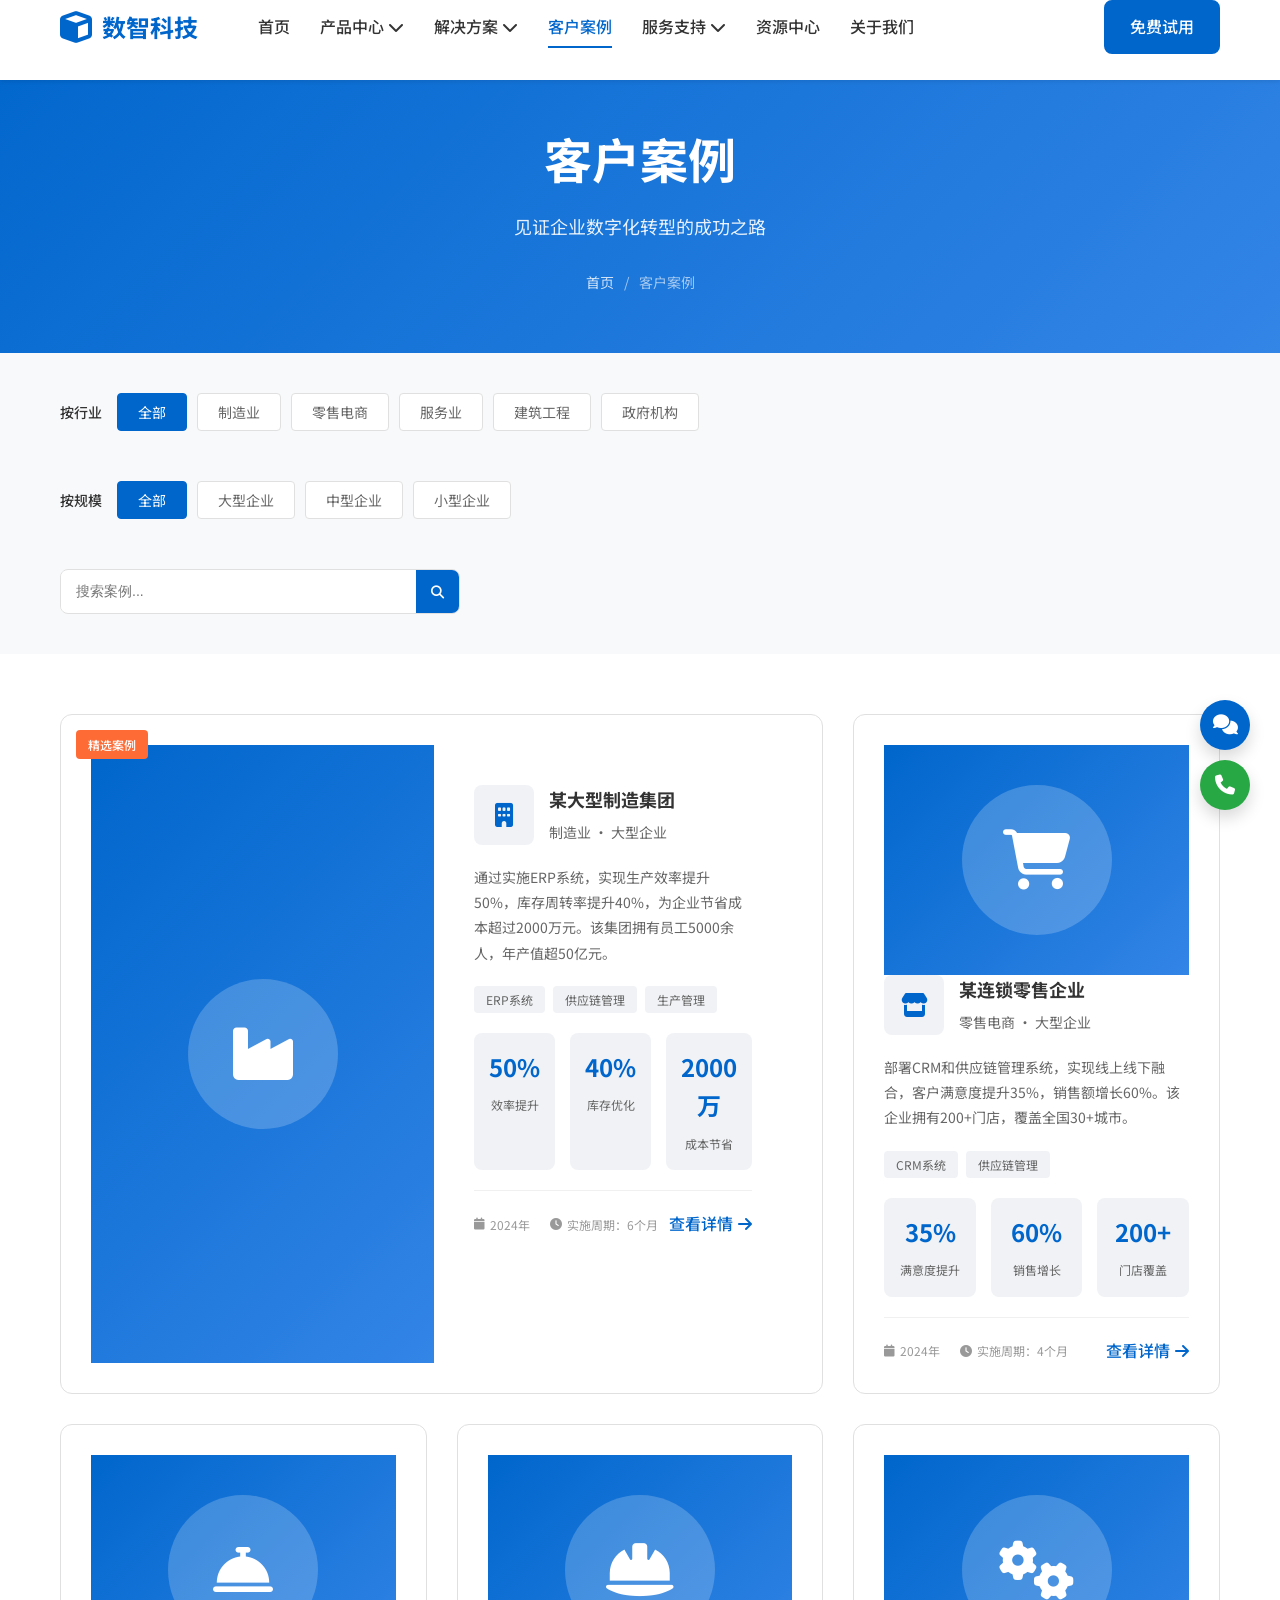
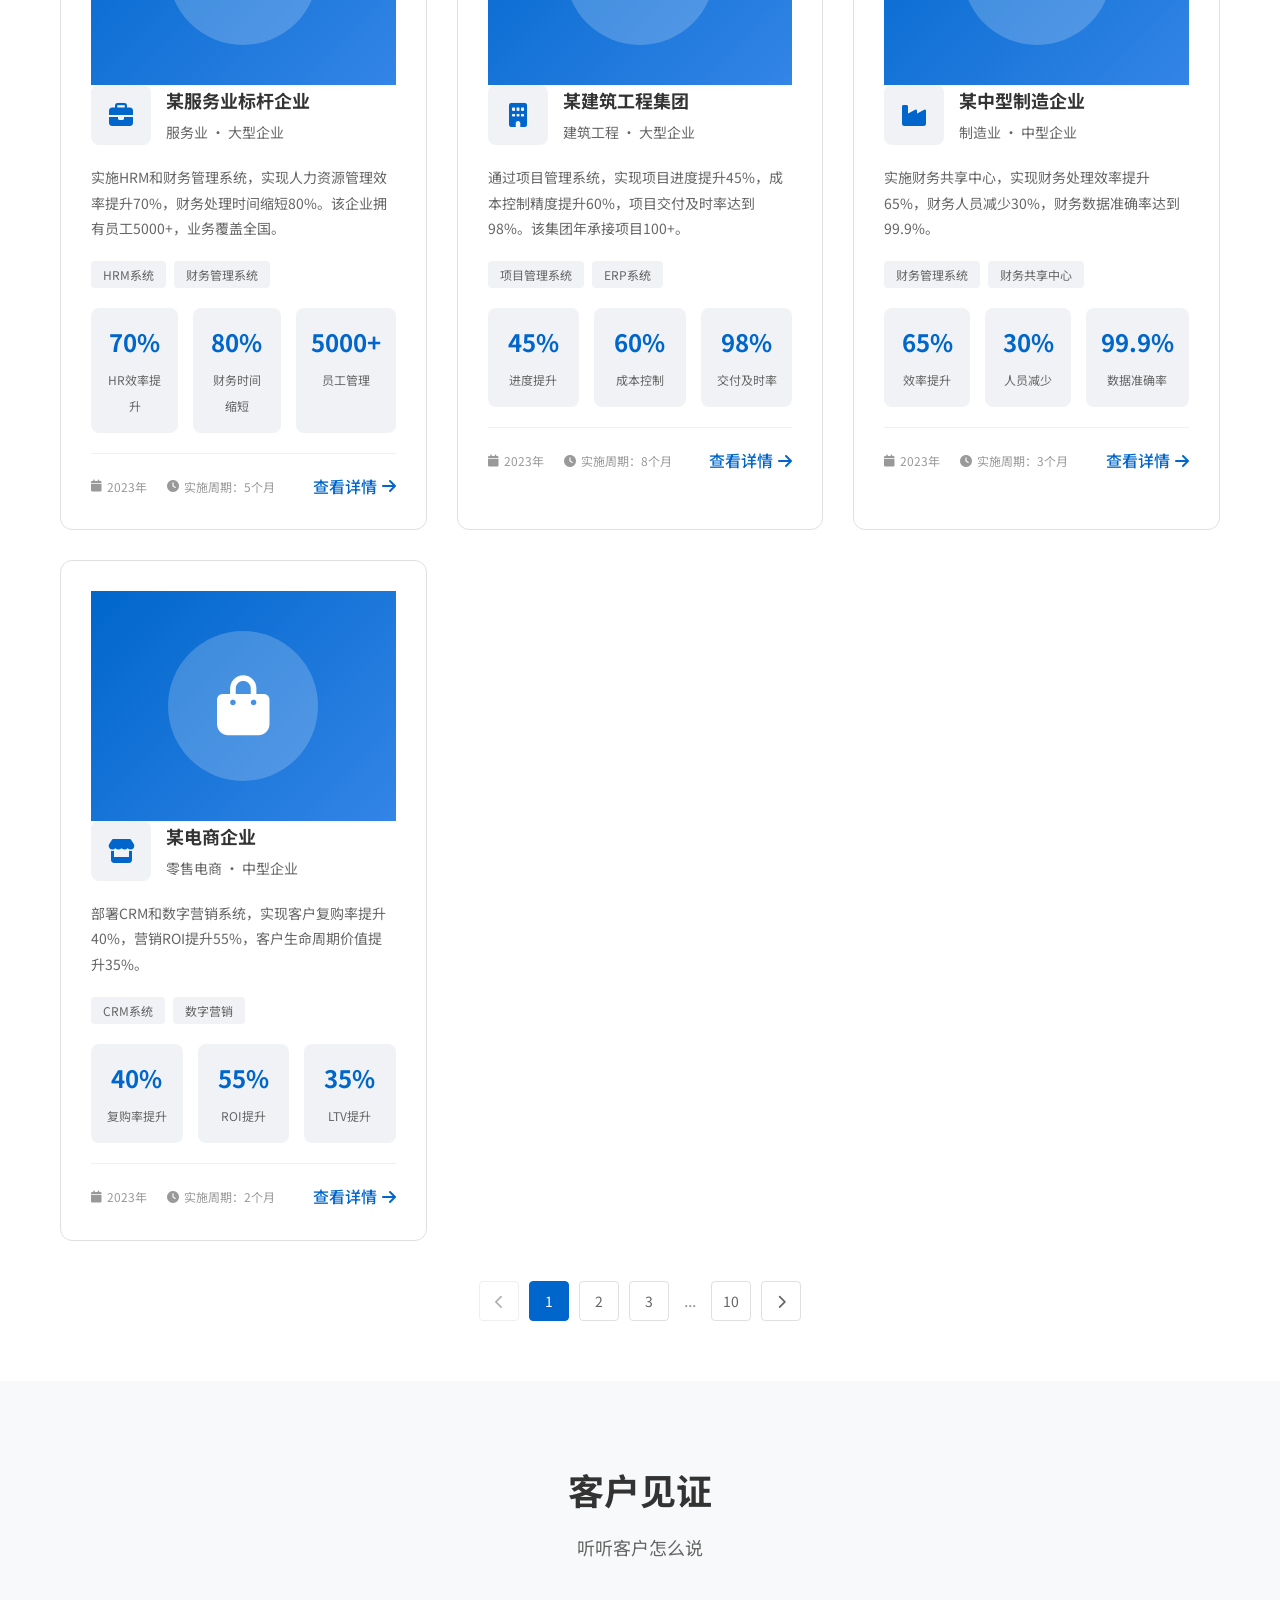
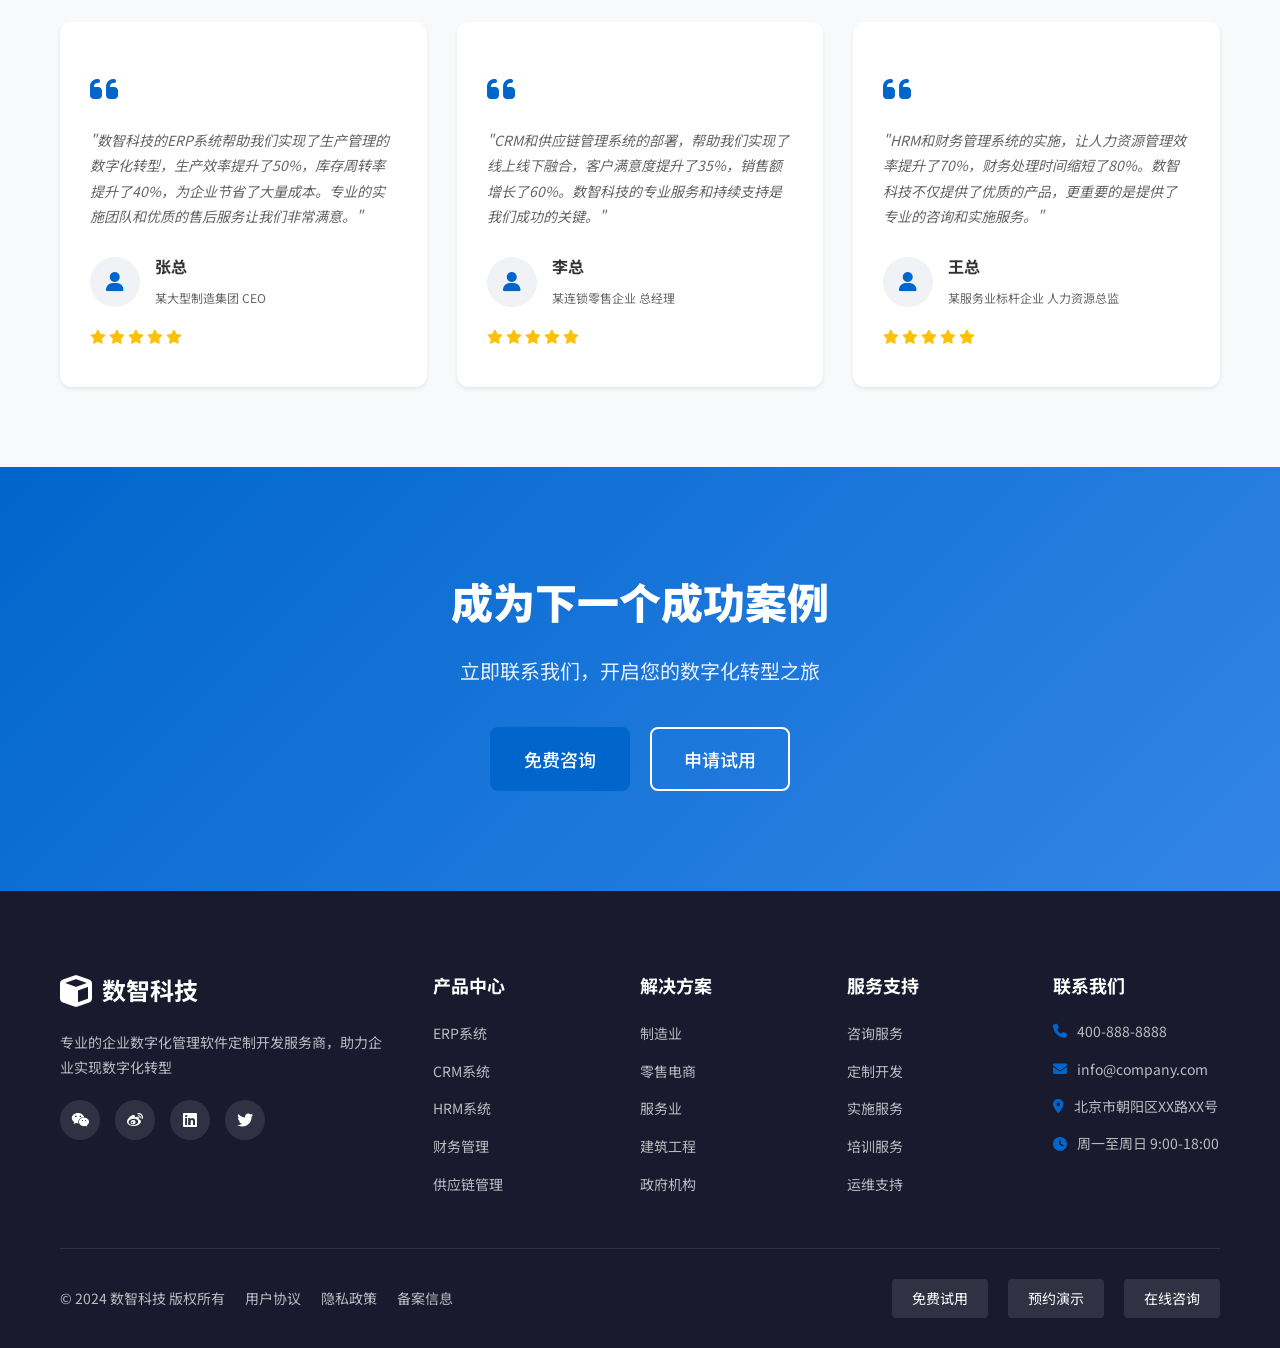
<file: cases.html>
<!DOCTYPE html>
<html lang="zh-CN">
<head>
    <meta charset="UTF-8">
    <meta name="viewport" content="width=device-width, initial-scale=1.0">
    <title>客户案例 - 企业数字化转型成功案例</title>
    <meta name="description" content="查看企业数字化转型成功案例，了解其他企业如何通过数字化管理实现业务增长">
    <meta name="keywords" content="客户案例,成功案例,数字化转型,企业案例">
    <link rel="stylesheet" href="styles.css">
    <link rel="stylesheet" href="https://cdnjs.cloudflare.com/ajax/libs/font-awesome/6.4.0/css/all.min.css">
</head>
<body>
    <header class="header">
        <div class="container">
            <nav class="navbar">
                <div class="nav-brand">
                    <a href="index.html" class="logo">
                        <i class="fas fa-cube"></i>
                        <span>数智科技</span>
                    </a>
                </div>
                <ul class="nav-menu">
                    <li class="nav-item">
                        <a href="index.html" class="nav-link">首页</a>
                    </li>
                    <li class="nav-item dropdown">
                        <a href="products.html" class="nav-link">产品中心 <i class="fas fa-chevron-down"></i></a>
                        <ul class="dropdown-menu">
                            <li><a href="products.html">ERP系统</a></li>
                            <li><a href="products.html">CRM系统</a></li>
                            <li><a href="products.html">HRM系统</a></li>
                            <li><a href="products.html">财务管理</a></li>
                            <li><a href="products.html">供应链管理</a></li>
                            <li><a href="products.html">BI分析平台</a></li>
                        </ul>
                    </li>
                    <li class="nav-item dropdown">
                        <a href="solutions.html" class="nav-link">解决方案 <i class="fas fa-chevron-down"></i></a>
                        <ul class="dropdown-menu">
                            <li><a href="solutions.html">制造业</a></li>
                            <li><a href="solutions.html">零售电商</a></li>
                            <li><a href="solutions.html">服务业</a></li>
                            <li><a href="solutions.html">建筑工程</a></li>
                            <li><a href="solutions.html">政府机构</a></li>
                        </ul>
                    </li>
                    <li class="nav-item">
                        <a href="cases.html" class="nav-link active">客户案例</a>
                    </li>
                    <li class="nav-item dropdown">
                        <a href="services.html" class="nav-link">服务支持 <i class="fas fa-chevron-down"></i></a>
                        <ul class="dropdown-menu">
                            <li><a href="services.html">咨询服务</a></li>
                            <li><a href="services.html">定制开发</a></li>
                            <li><a href="services.html">实施服务</a></li>
                            <li><a href="services.html">培训服务</a></li>
                            <li><a href="services.html">运维支持</a></li>
                        </ul>
                    </li>
                    <li class="nav-item">
                        <a href="resources.html" class="nav-link">资源中心</a>
                    </li>
                    <li class="nav-item">
                        <a href="about.html" class="nav-link">关于我们</a>
                    </li>
                </ul>
                <div class="nav-actions">
                    <a href="contact.html" class="btn btn-outline">免费咨询</a>
                    <a href="trial.html" class="btn btn-primary">免费试用</a>
                    <button class="mobile-menu-btn">
                        <i class="fas fa-bars"></i>
                    </button>
                </div>
            </nav>
        </div>
    </header>

    <main>
        <section class="page-header">
            <div class="container">
                <div class="page-header-content">
                    <h1 class="page-title">客户案例</h1>
                    <p class="page-subtitle">见证企业数字化转型的成功之路</p>
                    <nav class="breadcrumb">
                        <a href="index.html">首页</a>
                        <span>/</span>
                        <span>客户案例</span>
                    </nav>
                </div>
            </div>
        </section>

        <section class="cases-filter-section">
            <div class="container">
                <div class="cases-filter-bar">
                    <div class="filter-group">
                        <label class="filter-label">按行业</label>
                        <div class="filter-buttons">
                            <button class="filter-btn active" data-filter="all">全部</button>
                            <button class="filter-btn" data-filter="manufacturing">制造业</button>
                            <button class="filter-btn" data-filter="retail">零售电商</button>
                            <button class="filter-btn" data-filter="service">服务业</button>
                            <button class="filter-btn" data-filter="construction">建筑工程</button>
                            <button class="filter-btn" data-filter="government">政府机构</button>
                        </div>
                    </div>
                    <div class="filter-group">
                        <label class="filter-label">按规模</label>
                        <div class="filter-buttons">
                            <button class="filter-btn active" data-filter="all">全部</button>
                            <button class="filter-btn" data-filter="large">大型企业</button>
                            <button class="filter-btn" data-filter="medium">中型企业</button>
                            <button class="filter-btn" data-filter="small">小型企业</button>
                        </div>
                    </div>
                    <div class="search-box">
                        <input type="text" class="search-input" placeholder="搜索案例...">
                        <button class="search-btn"><i class="fas fa-search"></i></button>
                    </div>
                </div>
            </div>
        </section>

        <section class="cases-content-section">
            <div class="container">
                <div class="cases-grid">
                    <div class="case-card featured" data-industry="manufacturing" data-size="large">
                        <div class="case-badge">精选案例</div>
                        <div class="case-image">
                            <div class="case-visual">
                                <i class="fas fa-industry"></i>
                            </div>
                        </div>
                        <div class="case-content">
                            <div class="case-company">
                                <div class="company-logo">
                                    <i class="fas fa-building"></i>
                                </div>
                                <div class="company-info">
                                    <h4 class="company-name">某大型制造集团</h4>
                                    <span class="company-industry">制造业 · 大型企业</span>
                                </div>
                            </div>
                            <p class="case-desc">通过实施ERP系统，实现生产效率提升50%，库存周转率提升40%，为企业节省成本超过2000万元。该集团拥有员工5000余人，年产值超50亿元。</p>
                            <div class="case-products">
                                <span class="product-tag">ERP系统</span>
                                <span class="product-tag">供应链管理</span>
                                <span class="product-tag">生产管理</span>
                            </div>
                            <div class="case-results">
                                <div class="result-item">
                                    <span class="result-value">50%</span>
                                    <span class="result-label">效率提升</span>
                                </div>
                                <div class="result-item">
                                    <span class="result-value">40%</span>
                                    <span class="result-label">库存优化</span>
                                </div>
                                <div class="result-item">
                                    <span class="result-value">2000万</span>
                                    <span class="result-label">成本节省</span>
                                </div>
                            </div>
                            <div class="case-footer">
                                <div class="case-meta">
                                    <span><i class="fas fa-calendar"></i> 2024年</span>
                                    <span><i class="fas fa-clock"></i> 实施周期：6个月</span>
                                </div>
                                <a href="#" class="case-link">查看详情 <i class="fas fa-arrow-right"></i></a>
                            </div>
                        </div>
                    </div>

                    <div class="case-card" data-industry="retail" data-size="large">
                        <div class="case-image">
                            <div class="case-visual">
                                <i class="fas fa-shopping-cart"></i>
                            </div>
                        </div>
                        <div class="case-content">
                            <div class="case-company">
                                <div class="company-logo">
                                    <i class="fas fa-store"></i>
                                </div>
                                <div class="company-info">
                                    <h4 class="company-name">某连锁零售企业</h4>
                                    <span class="company-industry">零售电商 · 大型企业</span>
                                </div>
                            </div>
                            <p class="case-desc">部署CRM和供应链管理系统，实现线上线下融合，客户满意度提升35%，销售额增长60%。该企业拥有200+门店，覆盖全国30+城市。</p>
                            <div class="case-products">
                                <span class="product-tag">CRM系统</span>
                                <span class="product-tag">供应链管理</span>
                            </div>
                            <div class="case-results">
                                <div class="result-item">
                                    <span class="result-value">35%</span>
                                    <span class="result-label">满意度提升</span>
                                </div>
                                <div class="result-item">
                                    <span class="result-value">60%</span>
                                    <span class="result-label">销售增长</span>
                                </div>
                                <div class="result-item">
                                    <span class="result-value">200+</span>
                                    <span class="result-label">门店覆盖</span>
                                </div>
                            </div>
                            <div class="case-footer">
                                <div class="case-meta">
                                    <span><i class="fas fa-calendar"></i> 2024年</span>
                                    <span><i class="fas fa-clock"></i> 实施周期：4个月</span>
                                </div>
                                <a href="#" class="case-link">查看详情 <i class="fas fa-arrow-right"></i></a>
                            </div>
                        </div>
                    </div>

                    <div class="case-card" data-industry="service" data-size="large">
                        <div class="case-image">
                            <div class="case-visual">
                                <i class="fas fa-concierge-bell"></i>
                            </div>
                        </div>
                        <div class="case-content">
                            <div class="case-company">
                                <div class="company-logo">
                                    <i class="fas fa-briefcase"></i>
                                </div>
                                <div class="company-info">
                                    <h4 class="company-name">某服务业标杆企业</h4>
                                    <span class="company-industry">服务业 · 大型企业</span>
                                </div>
                            </div>
                            <p class="case-desc">实施HRM和财务管理系统，实现人力资源管理效率提升70%，财务处理时间缩短80%。该企业拥有员工5000+，业务覆盖全国。</p>
                            <div class="case-products">
                                <span class="product-tag">HRM系统</span>
                                <span class="product-tag">财务管理系统</span>
                            </div>
                            <div class="case-results">
                                <div class="result-item">
                                    <span class="result-value">70%</span>
                                    <span class="result-label">HR效率提升</span>
                                </div>
                                <div class="result-item">
                                    <span class="result-value">80%</span>
                                    <span class="result-label">财务时间缩短</span>
                                </div>
                                <div class="result-item">
                                    <span class="result-value">5000+</span>
                                    <span class="result-label">员工管理</span>
                                </div>
                            </div>
                            <div class="case-footer">
                                <div class="case-meta">
                                    <span><i class="fas fa-calendar"></i> 2023年</span>
                                    <span><i class="fas fa-clock"></i> 实施周期：5个月</span>
                                </div>
                                <a href="#" class="case-link">查看详情 <i class="fas fa-arrow-right"></i></a>
                            </div>
                        </div>
                    </div>

                    <div class="case-card" data-industry="construction" data-size="large">
                        <div class="case-image">
                            <div class="case-visual">
                                <i class="fas fa-hard-hat"></i>
                            </div>
                        </div>
                        <div class="case-content">
                            <div class="case-company">
                                <div class="company-logo">
                                    <i class="fas fa-building"></i>
                                </div>
                                <div class="company-info">
                                    <h4 class="company-name">某建筑工程集团</h4>
                                    <span class="company-industry">建筑工程 · 大型企业</span>
                                </div>
                            </div>
                            <p class="case-desc">通过项目管理系统，实现项目进度提升45%，成本控制精度提升60%，项目交付及时率达到98%。该集团年承接项目100+。</p>
                            <div class="case-products">
                                <span class="product-tag">项目管理系统</span>
                                <span class="product-tag">ERP系统</span>
                            </div>
                            <div class="case-results">
                                <div class="result-item">
                                    <span class="result-value">45%</span>
                                    <span class="result-label">进度提升</span>
                                </div>
                                <div class="result-item">
                                    <span class="result-value">60%</span>
                                    <span class="result-label">成本控制</span>
                                </div>
                                <div class="result-item">
                                    <span class="result-value">98%</span>
                                    <span class="result-label">交付及时率</span>
                                </div>
                            </div>
                            <div class="case-footer">
                                <div class="case-meta">
                                    <span><i class="fas fa-calendar"></i> 2023年</span>
                                    <span><i class="fas fa-clock"></i> 实施周期：8个月</span>
                                </div>
                                <a href="#" class="case-link">查看详情 <i class="fas fa-arrow-right"></i></a>
                            </div>
                        </div>
                    </div>

                    <div class="case-card" data-industry="manufacturing" data-size="medium">
                        <div class="case-image">
                            <div class="case-visual">
                                <i class="fas fa-cogs"></i>
                            </div>
                        </div>
                        <div class="case-content">
                            <div class="case-company">
                                <div class="company-logo">
                                    <i class="fas fa-industry"></i>
                                </div>
                                <div class="company-info">
                                    <h4 class="company-name">某中型制造企业</h4>
                                    <span class="company-industry">制造业 · 中型企业</span>
                                </div>
                            </div>
                            <p class="case-desc">实施财务共享中心，实现财务处理效率提升65%，财务人员减少30%，财务数据准确率达到99.9%。</p>
                            <div class="case-products">
                                <span class="product-tag">财务管理系统</span>
                                <span class="product-tag">财务共享中心</span>
                            </div>
                            <div class="case-results">
                                <div class="result-item">
                                    <span class="result-value">65%</span>
                                    <span class="result-label">效率提升</span>
                                </div>
                                <div class="result-item">
                                    <span class="result-value">30%</span>
                                    <span class="result-label">人员减少</span>
                                </div>
                                <div class="result-item">
                                    <span class="result-value">99.9%</span>
                                    <span class="result-label">数据准确率</span>
                                </div>
                            </div>
                            <div class="case-footer">
                                <div class="case-meta">
                                    <span><i class="fas fa-calendar"></i> 2023年</span>
                                    <span><i class="fas fa-clock"></i> 实施周期：3个月</span>
                                </div>
                                <a href="#" class="case-link">查看详情 <i class="fas fa-arrow-right"></i></a>
                            </div>
                        </div>
                    </div>

                    <div class="case-card" data-industry="retail" data-size="medium">
                        <div class="case-image">
                            <div class="case-visual">
                                <i class="fas fa-shopping-bag"></i>
                            </div>
                        </div>
                        <div class="case-content">
                            <div class="case-company">
                                <div class="company-logo">
                                    <i class="fas fa-store"></i>
                                </div>
                                <div class="company-info">
                                    <h4 class="company-name">某电商企业</h4>
                                    <span class="company-industry">零售电商 · 中型企业</span>
                                </div>
                            </div>
                            <p class="case-desc">部署CRM和数字营销系统，实现客户复购率提升40%，营销ROI提升55%，客户生命周期价值提升35%。</p>
                            <div class="case-products">
                                <span class="product-tag">CRM系统</span>
                                <span class="product-tag">数字营销</span>
                            </div>
                            <div class="case-results">
                                <div class="result-item">
                                    <span class="result-value">40%</span>
                                    <span class="result-label">复购率提升</span>
                                </div>
                                <div class="result-item">
                                    <span class="result-value">55%</span>
                                    <span class="result-label">ROI提升</span>
                                </div>
                                <div class="result-item">
                                    <span class="result-value">35%</span>
                                    <span class="result-label">LTV提升</span>
                                </div>
                            </div>
                            <div class="case-footer">
                                <div class="case-meta">
                                    <span><i class="fas fa-calendar"></i> 2023年</span>
                                    <span><i class="fas fa-clock"></i> 实施周期：2个月</span>
                                </div>
                                <a href="#" class="case-link">查看详情 <i class="fas fa-arrow-right"></i></a>
                            </div>
                        </div>
                    </div>
                </div>

                <div class="pagination">
                    <button class="page-btn prev disabled"><i class="fas fa-chevron-left"></i></button>
                    <button class="page-btn active">1</button>
                    <button class="page-btn">2</button>
                    <button class="page-btn">3</button>
                    <span class="page-ellipsis">...</span>
                    <button class="page-btn">10</button>
                    <button class="page-btn next"><i class="fas fa-chevron-right"></i></button>
                </div>
            </div>
        </section>

        <section class="testimonials-section">
            <div class="container">
                <div class="section-header">
                    <h2 class="section-title">客户见证</h2>
                    <p class="section-subtitle">听听客户怎么说</p>
                </div>
                <div class="testimonials-grid">
                    <div class="testimonial-card">
                        <div class="testimonial-content">
                            <div class="testimonial-quote">
                                <i class="fas fa-quote-left"></i>
                            </div>
                            <p class="testimonial-text">"数智科技的ERP系统帮助我们实现了生产管理的数字化转型，生产效率提升了50%，库存周转率提升了40%，为企业节省了大量成本。专业的实施团队和优质的售后服务让我们非常满意。"</p>
                        </div>
                        <div class="testimonial-author">
                            <div class="author-avatar">
                                <i class="fas fa-user"></i>
                            </div>
                            <div class="author-info">
                                <h4 class="author-name">张总</h4>
                                <span class="author-title">某大型制造集团 CEO</span>
                            </div>
                        </div>
                        <div class="testimonial-rating">
                            <i class="fas fa-star"></i>
                            <i class="fas fa-star"></i>
                            <i class="fas fa-star"></i>
                            <i class="fas fa-star"></i>
                            <i class="fas fa-star"></i>
                        </div>
                    </div>

                    <div class="testimonial-card">
                        <div class="testimonial-content">
                            <div class="testimonial-quote">
                                <i class="fas fa-quote-left"></i>
                            </div>
                            <p class="testimonial-text">"CRM和供应链管理系统的部署，帮助我们实现了线上线下融合，客户满意度提升了35%，销售额增长了60%。数智科技的专业服务和持续支持是我们成功的关键。"</p>
                        </div>
                        <div class="testimonial-author">
                            <div class="author-avatar">
                                <i class="fas fa-user"></i>
                            </div>
                            <div class="author-info">
                                <h4 class="author-name">李总</h4>
                                <span class="author-title">某连锁零售企业 总经理</span>
                            </div>
                        </div>
                        <div class="testimonial-rating">
                            <i class="fas fa-star"></i>
                            <i class="fas fa-star"></i>
                            <i class="fas fa-star"></i>
                            <i class="fas fa-star"></i>
                            <i class="fas fa-star"></i>
                        </div>
                    </div>

                    <div class="testimonial-card">
                        <div class="testimonial-content">
                            <div class="testimonial-quote">
                                <i class="fas fa-quote-left"></i>
                            </div>
                            <p class="testimonial-text">"HRM和财务管理系统的实施，让人力资源管理效率提升了70%，财务处理时间缩短了80%。数智科技不仅提供了优质的产品，更重要的是提供了专业的咨询和实施服务。"</p>
                        </div>
                        <div class="testimonial-author">
                            <div class="author-avatar">
                                <i class="fas fa-user"></i>
                            </div>
                            <div class="author-info">
                                <h4 class="author-name">王总</h4>
                                <span class="author-title">某服务业标杆企业 人力资源总监</span>
                            </div>
                        </div>
                        <div class="testimonial-rating">
                            <i class="fas fa-star"></i>
                            <i class="fas fa-star"></i>
                            <i class="fas fa-star"></i>
                            <i class="fas fa-star"></i>
                            <i class="fas fa-star"></i>
                        </div>
                    </div>
                </div>
            </div>
        </section>

        <section class="cta-section">
            <div class="container">
                <div class="cta-content">
                    <h2 class="cta-title">成为下一个成功案例</h2>
                    <p class="cta-subtitle">立即联系我们，开启您的数字化转型之旅</p>
                    <div class="cta-actions">
                        <a href="contact.html" class="btn btn-primary btn-lg">免费咨询</a>
                        <a href="trial.html" class="btn btn-outline btn-lg">申请试用</a>
                    </div>
                </div>
            </div>
        </section>
    </main>

    <footer class="footer">
        <div class="container">
            <div class="footer-grid">
                <div class="footer-column">
                    <div class="footer-brand">
                        <a href="index.html" class="footer-logo">
                            <i class="fas fa-cube"></i>
                            <span>数智科技</span>
                        </a>
                        <p class="footer-desc">专业的企业数字化管理软件定制开发服务商，助力企业实现数字化转型</p>
                    </div>
                    <div class="footer-social">
                        <a href="#" class="social-link"><i class="fab fa-weixin"></i></a>
                        <a href="#" class="social-link"><i class="fab fa-weibo"></i></a>
                        <a href="#" class="social-link"><i class="fab fa-linkedin"></i></a>
                        <a href="#" class="social-link"><i class="fab fa-twitter"></i></a>
                    </div>
                </div>
                <div class="footer-column">
                    <h4 class="footer-title">产品中心</h4>
                    <ul class="footer-links">
                        <li><a href="products.html">ERP系统</a></li>
                        <li><a href="products.html">CRM系统</a></li>
                        <li><a href="products.html">HRM系统</a></li>
                        <li><a href="products.html">财务管理</a></li>
                        <li><a href="products.html">供应链管理</a></li>
                    </ul>
                </div>
                <div class="footer-column">
                    <h4 class="footer-title">解决方案</h4>
                    <ul class="footer-links">
                        <li><a href="solutions.html">制造业</a></li>
                        <li><a href="solutions.html">零售电商</a></li>
                        <li><a href="solutions.html">服务业</a></li>
                        <li><a href="solutions.html">建筑工程</a></li>
                        <li><a href="solutions.html">政府机构</a></li>
                    </ul>
                </div>
                <div class="footer-column">
                    <h4 class="footer-title">服务支持</h4>
                    <ul class="footer-links">
                        <li><a href="services.html">咨询服务</a></li>
                        <li><a href="services.html">定制开发</a></li>
                        <li><a href="services.html">实施服务</a></li>
                        <li><a href="services.html">培训服务</a></li>
                        <li><a href="services.html">运维支持</a></li>
                    </ul>
                </div>
                <div class="footer-column">
                    <h4 class="footer-title">联系我们</h4>
                    <ul class="footer-contact">
                        <li><i class="fas fa-phone"></i> 400-888-8888</li>
                        <li><i class="fas fa-envelope"></i> info@company.com</li>
                        <li><i class="fas fa-map-marker-alt"></i> 北京市朝阳区XX路XX号</li>
                        <li><i class="fas fa-clock"></i> 周一至周日 9:00-18:00</li>
                    </ul>
                </div>
            </div>
            <div class="footer-bottom">
                <div class="footer-bottom-left">
                    <p>&copy; 2024 数智科技 版权所有</p>
                    <a href="#">用户协议</a>
                    <a href="#">隐私政策</a>
                    <a href="#">备案信息</a>
                </div>
                <div class="footer-bottom-right">
                    <a href="#" class="quick-link">免费试用</a>
                    <a href="#" class="quick-link">预约演示</a>
                    <a href="#" class="quick-link">在线咨询</a>
                </div>
            </div>
        </div>
    </footer>

    <div class="floating-buttons">
        <a href="contact.html" class="floating-btn primary">
            <i class="fas fa-comments"></i>
            <span>在线咨询</span>
        </a>
        <a href="tel:400-888-8888" class="floating-btn">
            <i class="fas fa-phone"></i>
            <span>电话咨询</span>
        </a>
        <button class="floating-btn back-to-top">
            <i class="fas fa-arrow-up"></i>
        </button>
    </div>

    <script src="script.js"></script>
</body>
</html>
</file>
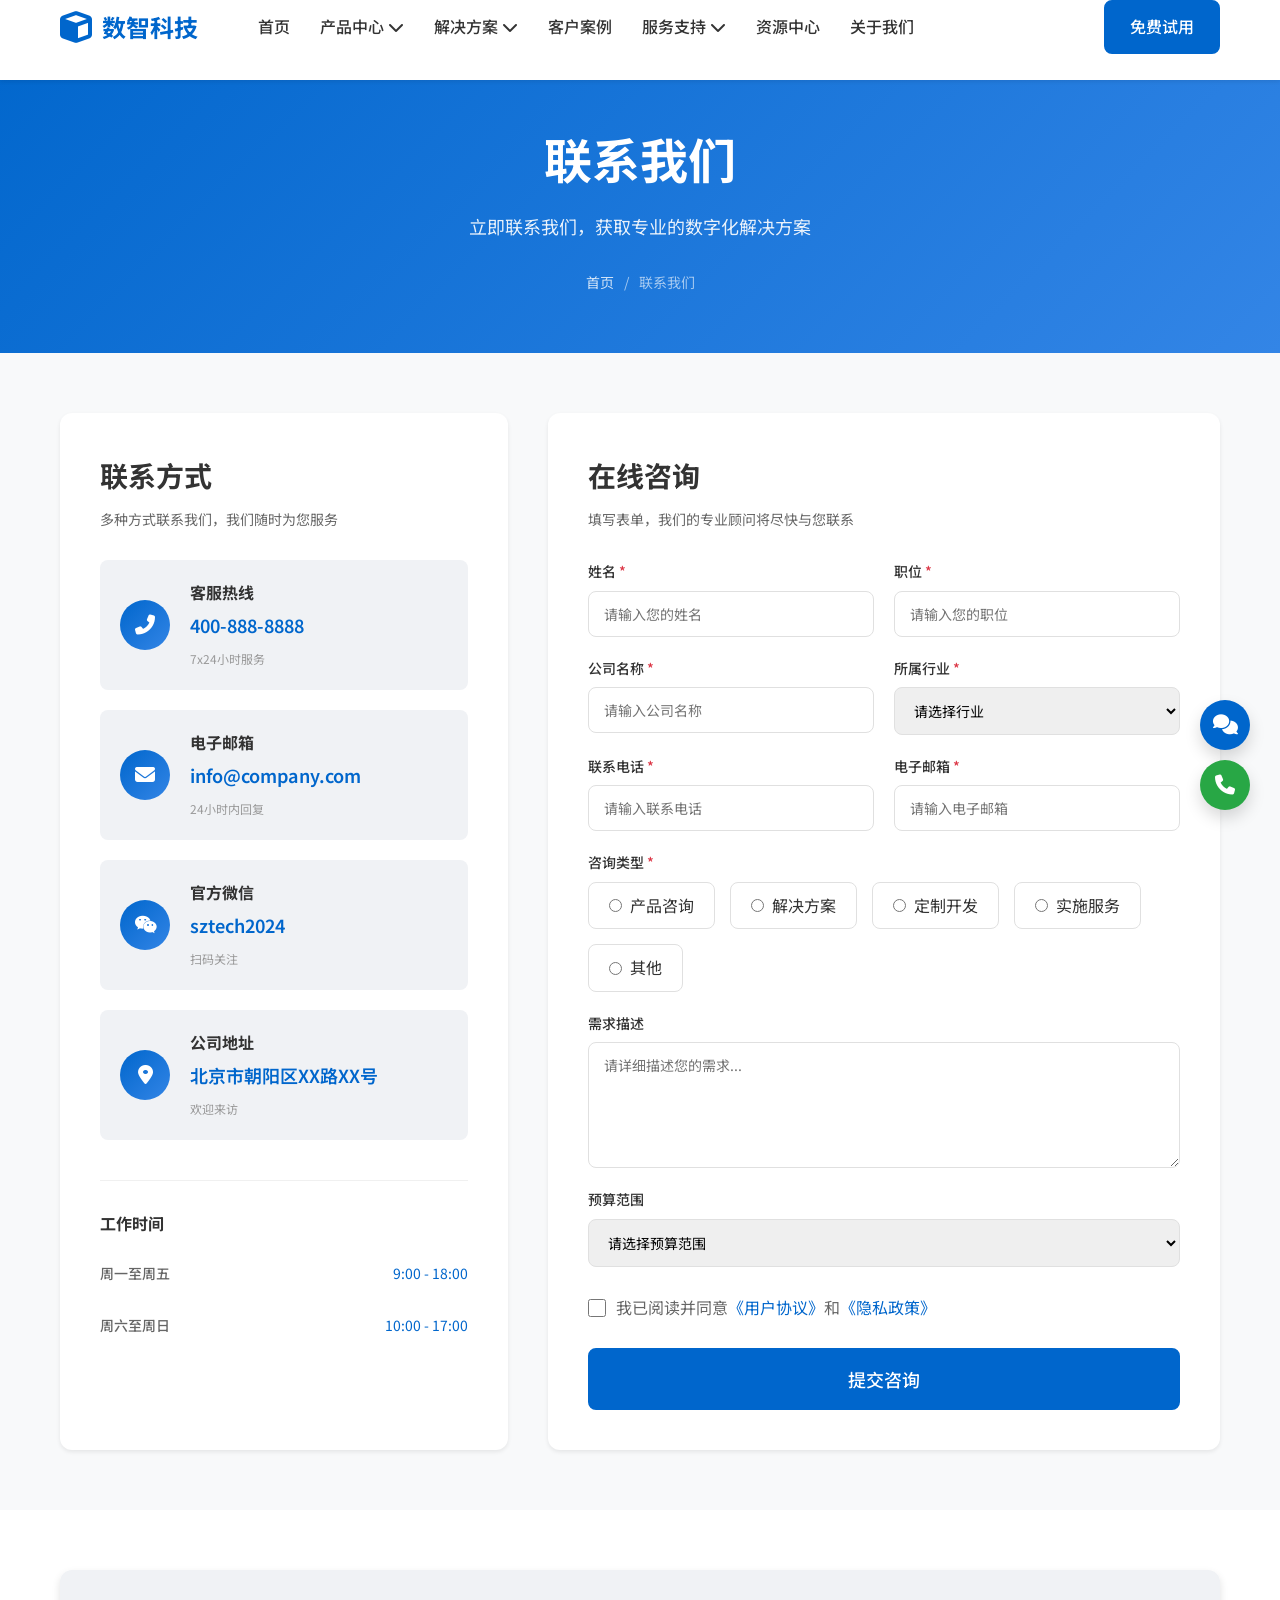
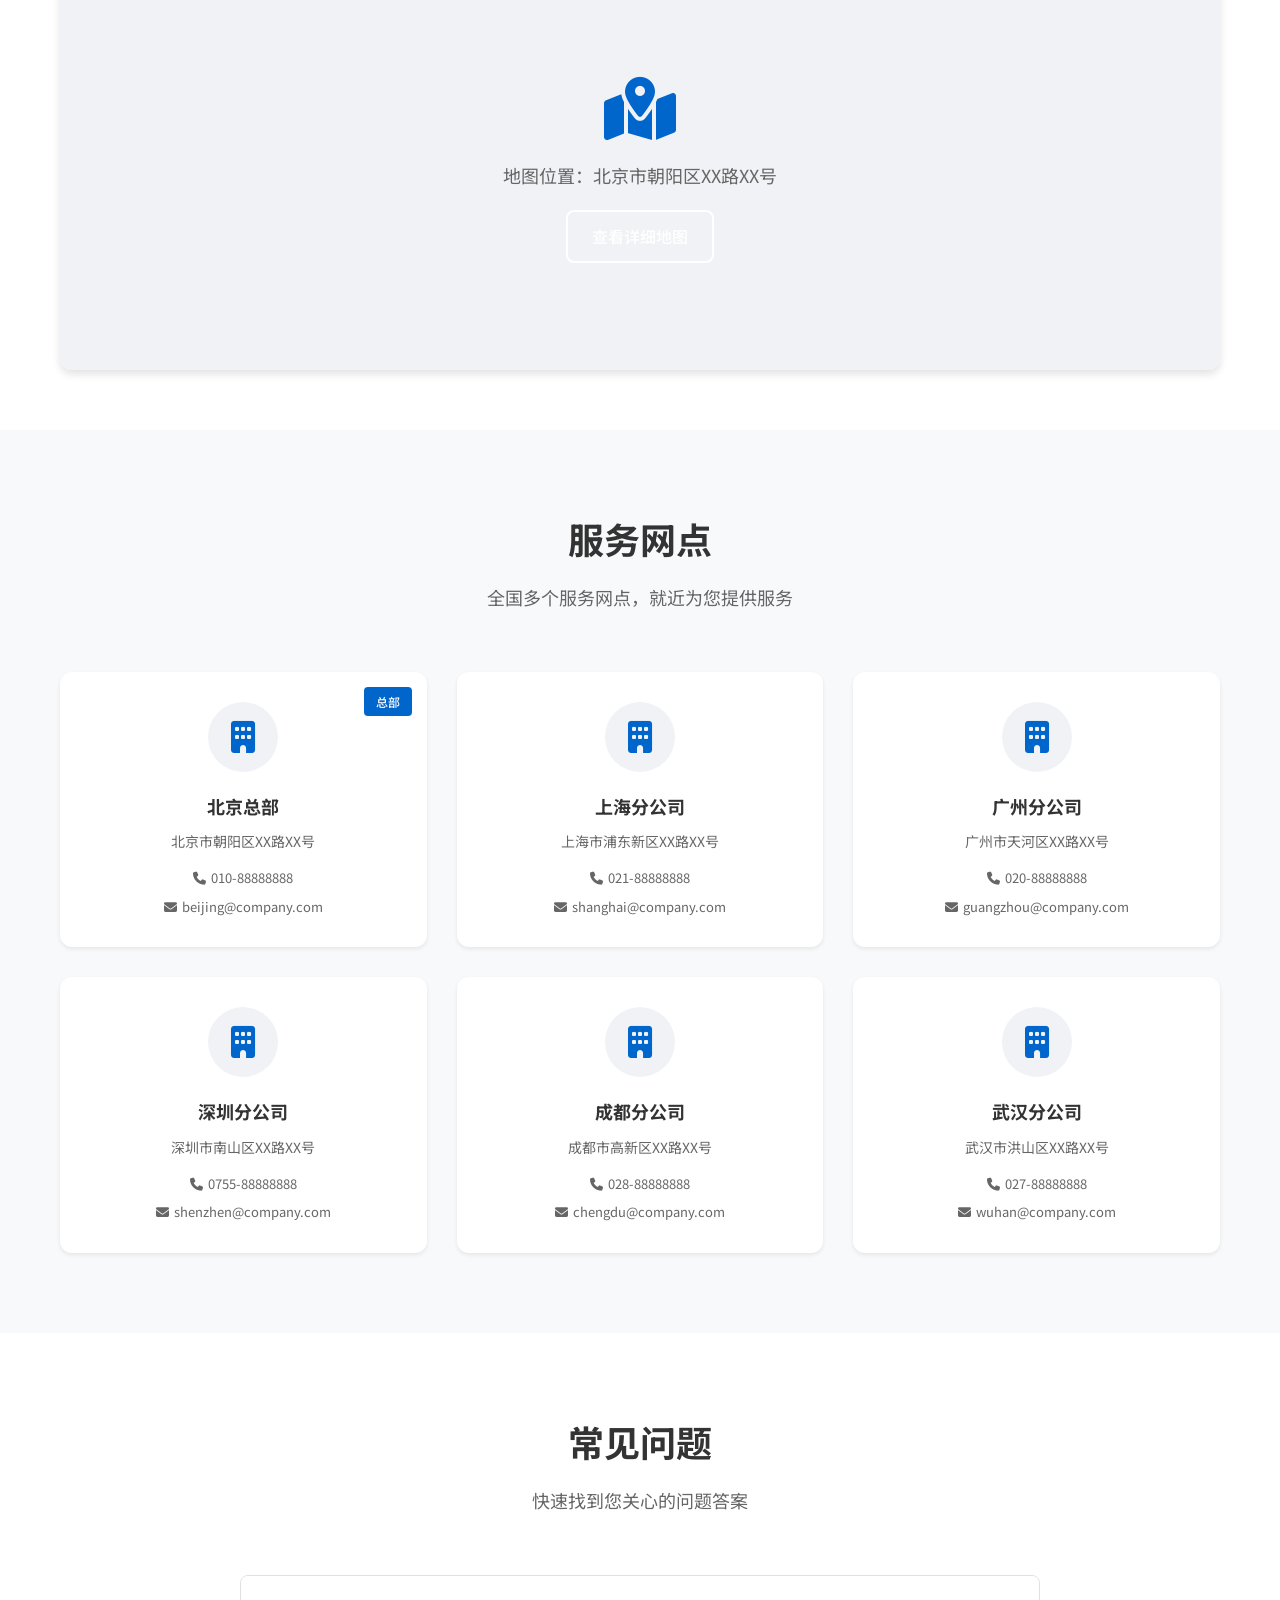
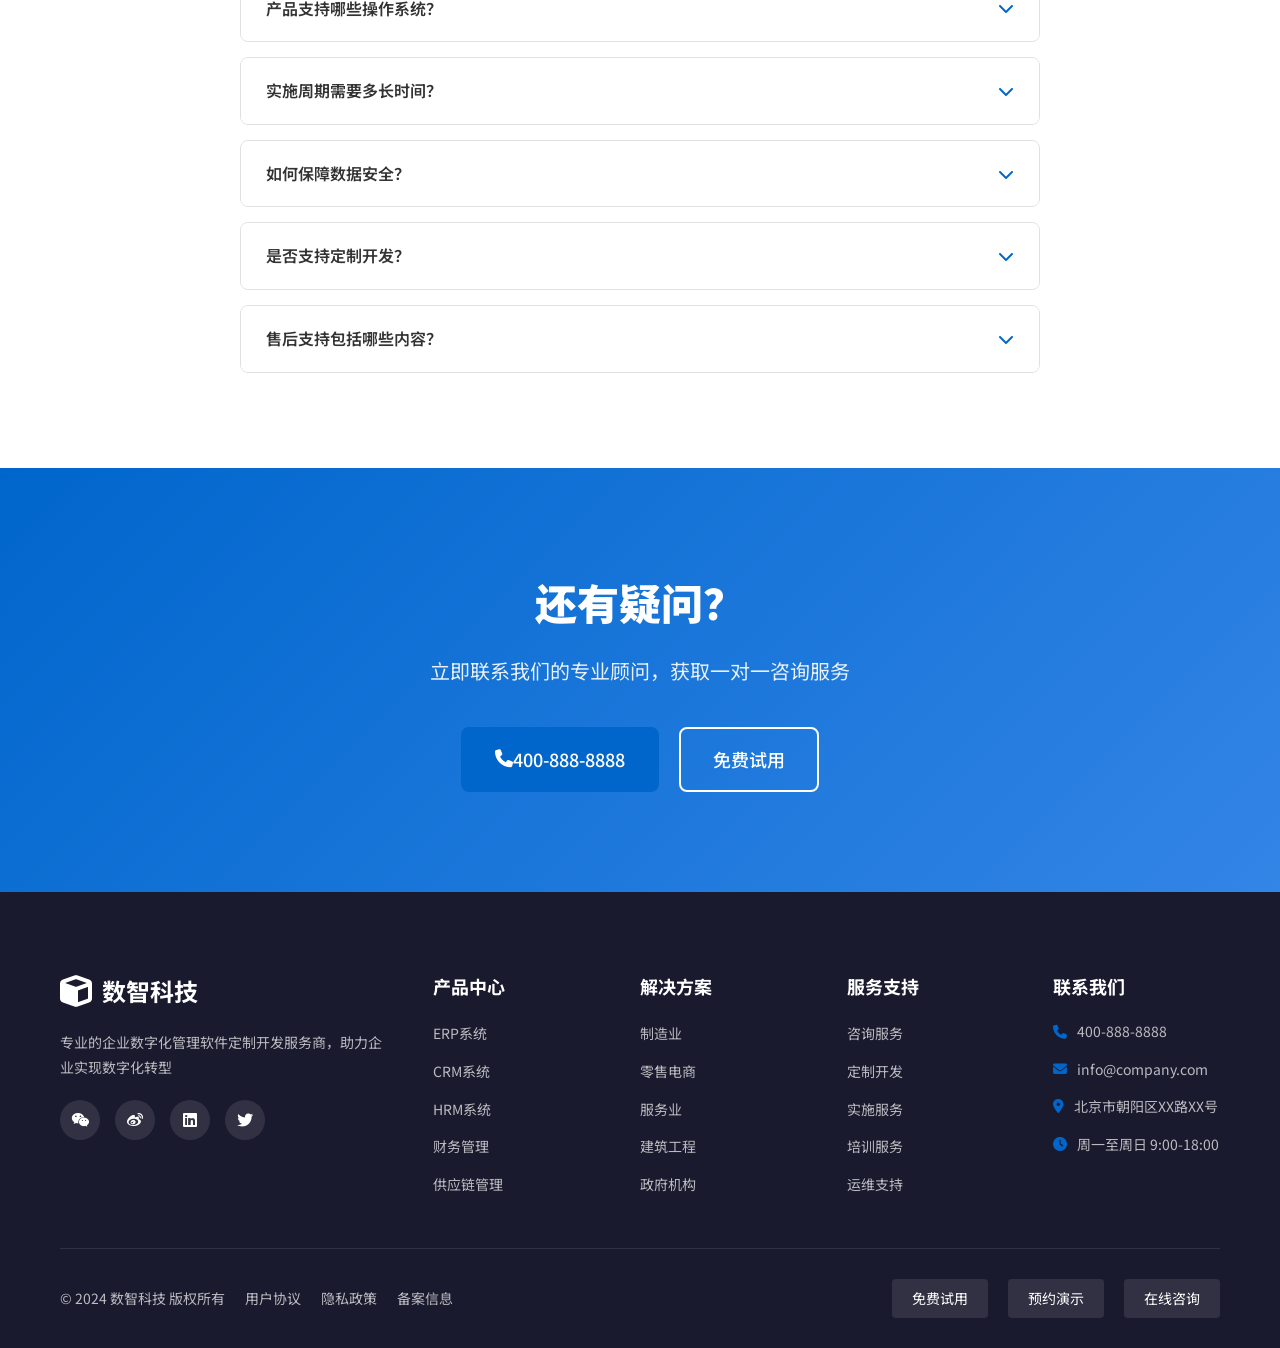
<file: contact.html>
<!DOCTYPE html>
<html lang="zh-CN">
<head>
    <meta charset="UTF-8">
    <meta name="viewport" content="width=device-width, initial-scale=1.0">
    <title>联系我们 - 企业数字化管理软件</title>
    <meta name="description" content="联系我们获取专业的企业数字化管理解决方案">
    <meta name="keywords" content="联系我们,在线咨询,电话咨询,企业数字化">
    <link rel="stylesheet" href="styles.css">
    <link rel="stylesheet" href="https://cdnjs.cloudflare.com/ajax/libs/font-awesome/6.4.0/css/all.min.css">
</head>
<body>
    <header class="header">
        <div class="container">
            <nav class="navbar">
                <div class="nav-brand">
                    <a href="index.html" class="logo">
                        <i class="fas fa-cube"></i>
                        <span>数智科技</span>
                    </a>
                </div>
                <ul class="nav-menu">
                    <li class="nav-item">
                        <a href="index.html" class="nav-link">首页</a>
                    </li>
                    <li class="nav-item dropdown">
                        <a href="products.html" class="nav-link">产品中心 <i class="fas fa-chevron-down"></i></a>
                        <ul class="dropdown-menu">
                            <li><a href="products.html">ERP系统</a></li>
                            <li><a href="products.html">CRM系统</a></li>
                            <li><a href="products.html">HRM系统</a></li>
                            <li><a href="products.html">财务管理</a></li>
                            <li><a href="products.html">供应链管理</a></li>
                            <li><a href="products.html">BI分析平台</a></li>
                        </ul>
                    </li>
                    <li class="nav-item dropdown">
                        <a href="solutions.html" class="nav-link">解决方案 <i class="fas fa-chevron-down"></i></a>
                        <ul class="dropdown-menu">
                            <li><a href="solutions.html">制造业</a></li>
                            <li><a href="solutions.html">零售电商</a></li>
                            <li><a href="solutions.html">服务业</a></li>
                            <li><a href="solutions.html">建筑工程</a></li>
                            <li><a href="solutions.html">政府机构</a></li>
                        </ul>
                    </li>
                    <li class="nav-item">
                        <a href="cases.html" class="nav-link">客户案例</a>
                    </li>
                    <li class="nav-item dropdown">
                        <a href="services.html" class="nav-link">服务支持 <i class="fas fa-chevron-down"></i></a>
                        <ul class="dropdown-menu">
                            <li><a href="services.html">咨询服务</a></li>
                            <li><a href="services.html">定制开发</a></li>
                            <li><a href="services.html">实施服务</a></li>
                            <li><a href="services.html">培训服务</a></li>
                            <li><a href="services.html">运维支持</a></li>
                        </ul>
                    </li>
                    <li class="nav-item">
                        <a href="resources.html" class="nav-link">资源中心</a>
                    </li>
                    <li class="nav-item">
                        <a href="about.html" class="nav-link">关于我们</a>
                    </li>
                </ul>
                <div class="nav-actions">
                    <a href="contact.html" class="btn btn-outline active">免费咨询</a>
                    <a href="trial.html" class="btn btn-primary">免费试用</a>
                    <button class="mobile-menu-btn">
                        <i class="fas fa-bars"></i>
                    </button>
                </div>
            </nav>
        </div>
    </header>

    <main>
        <section class="page-header">
            <div class="container">
                <div class="page-header-content">
                    <h1 class="page-title">联系我们</h1>
                    <p class="page-subtitle">立即联系我们，获取专业的数字化解决方案</p>
                    <nav class="breadcrumb">
                        <a href="index.html">首页</a>
                        <span>/</span>
                        <span>联系我们</span>
                    </nav>
                </div>
            </div>
        </section>

        <section class="contact-section">
            <div class="container">
                <div class="contact-layout">
                    <div class="contact-info">
                        <h2 class="contact-title">联系方式</h2>
                        <p class="contact-desc">多种方式联系我们，我们随时为您服务</p>
                        
                        <div class="contact-methods">
                            <div class="contact-method">
                                <div class="method-icon">
                                    <i class="fas fa-phone-alt"></i>
                                </div>
                                <div class="method-content">
                                    <h4 class="method-title">客服热线</h4>
                                    <p class="method-value">400-888-8888</p>
                                    <span class="method-desc">7x24小时服务</span>
                                </div>
                            </div>

                            <div class="contact-method">
                                <div class="method-icon">
                                    <i class="fas fa-envelope"></i>
                                </div>
                                <div class="method-content">
                                    <h4 class="method-title">电子邮箱</h4>
                                    <p class="method-value">info@company.com</p>
                                    <span class="method-desc">24小时内回复</span>
                                </div>
                            </div>

                            <div class="contact-method">
                                <div class="method-icon">
                                    <i class="fab fa-weixin"></i>
                                </div>
                                <div class="method-content">
                                    <h4 class="method-title">官方微信</h4>
                                    <p class="method-value">sztech2024</p>
                                    <span class="method-desc">扫码关注</span>
                                </div>
                            </div>

                            <div class="contact-method">
                                <div class="method-icon">
                                    <i class="fas fa-map-marker-alt"></i>
                                </div>
                                <div class="method-content">
                                    <h4 class="method-title">公司地址</h4>
                                    <p class="method-value">北京市朝阳区XX路XX号</p>
                                    <span class="method-desc">欢迎来访</span>
                                </div>
                            </div>
                        </div>

                        <div class="working-hours">
                            <h4 class="working-title">工作时间</h4>
                            <div class="working-schedule">
                                <div class="schedule-item">
                                    <span class="schedule-day">周一至周五</span>
                                    <span class="schedule-time">9:00 - 18:00</span>
                                </div>
                                <div class="schedule-item">
                                    <span class="schedule-day">周六至周日</span>
                                    <span class="schedule-time">10:00 - 17:00</span>
                                </div>
                            </div>
                        </div>
                    </div>

                    <div class="contact-form-container">
                        <h2 class="form-title">在线咨询</h2>
                        <p class="form-desc">填写表单，我们的专业顾问将尽快与您联系</p>
                        
                        <form class="contact-form" id="contactForm">
                            <div class="form-row">
                                <div class="form-group">
                                    <label class="form-label">姓名 <span class="required">*</span></label>
                                    <input type="text" class="form-input" name="name" required placeholder="请输入您的姓名">
                                </div>
                                <div class="form-group">
                                    <label class="form-label">职位 <span class="required">*</span></label>
                                    <input type="text" class="form-input" name="position" required placeholder="请输入您的职位">
                                </div>
                            </div>

                            <div class="form-row">
                                <div class="form-group">
                                    <label class="form-label">公司名称 <span class="required">*</span></label>
                                    <input type="text" class="form-input" name="company" required placeholder="请输入公司名称">
                                </div>
                                <div class="form-group">
                                    <label class="form-label">所属行业 <span class="required">*</span></label>
                                    <select class="form-select" name="industry" required>
                                        <option value="">请选择行业</option>
                                        <option value="manufacturing">制造业</option>
                                        <option value="retail">零售电商</option>
                                        <option value="service">服务业</option>
                                        <option value="construction">建筑工程</option>
                                        <option value="government">政府机构</option>
                                        <option value="other">其他</option>
                                    </select>
                                </div>
                            </div>

                            <div class="form-row">
                                <div class="form-group">
                                    <label class="form-label">联系电话 <span class="required">*</span></label>
                                    <input type="tel" class="form-input" name="phone" required placeholder="请输入联系电话">
                                </div>
                                <div class="form-group">
                                    <label class="form-label">电子邮箱 <span class="required">*</span></label>
                                    <input type="email" class="form-input" name="email" required placeholder="请输入电子邮箱">
                                </div>
                            </div>

                            <div class="form-group">
                                <label class="form-label">咨询类型 <span class="required">*</span></label>
                                <div class="radio-group">
                                    <label class="radio-label">
                                        <input type="radio" name="type" value="product" required>
                                        <span>产品咨询</span>
                                    </label>
                                    <label class="radio-label">
                                        <input type="radio" name="type" value="solution">
                                        <span>解决方案</span>
                                    </label>
                                    <label class="radio-label">
                                        <input type="radio" name="type" value="custom">
                                        <span>定制开发</span>
                                    </label>
                                    <label class="radio-label">
                                        <input type="radio" name="type" value="service">
                                        <span>实施服务</span>
                                    </label>
                                    <label class="radio-label">
                                        <input type="radio" name="type" value="other">
                                        <span>其他</span>
                                    </label>
                                </div>
                            </div>

                            <div class="form-group">
                                <label class="form-label">需求描述</label>
                                <textarea class="form-textarea" name="message" rows="5" placeholder="请详细描述您的需求..."></textarea>
                            </div>

                            <div class="form-group">
                                <label class="form-label">预算范围</label>
                                <select class="form-select" name="budget">
                                    <option value="">请选择预算范围</option>
                                    <option value="below-50k">5万以下</option>
                                    <option value="50k-100k">5-10万</option>
                                    <option value="100k-500k">10-50万</option>
                                    <option value="500k-1m">50-100万</option>
                                    <option value="above-1m">100万以上</option>
                                </select>
                            </div>

                            <div class="form-group checkbox-group">
                                <label class="checkbox-label">
                                    <input type="checkbox" name="agreement" required>
                                    <span>我已阅读并同意<a href="#">《用户协议》</a>和<a href="#">《隐私政策》</a></span>
                                </label>
                            </div>

                            <button type="submit" class="btn btn-primary btn-lg btn-block">提交咨询</button>
                        </form>
                    </div>
                </div>
            </div>
        </section>

        <section class="map-section">
            <div class="container">
                <div class="map-container">
                    <div class="map-placeholder">
                        <i class="fas fa-map-marked-alt"></i>
                        <p>地图位置：北京市朝阳区XX路XX号</p>
                        <a href="#" class="btn btn-outline">查看详细地图</a>
                    </div>
                </div>
            </div>
        </section>

        <section class="offices-section">
            <div class="container">
                <div class="section-header">
                    <h2 class="section-title">服务网点</h2>
                    <p class="section-subtitle">全国多个服务网点，就近为您提供服务</p>
                </div>
                <div class="offices-grid">
                    <div class="office-card">
                        <div class="office-badge">总部</div>
                        <div class="office-icon">
                            <i class="fas fa-building"></i>
                        </div>
                        <h4 class="office-title">北京总部</h4>
                        <p class="office-address">北京市朝阳区XX路XX号</p>
                        <div class="office-contact">
                            <span><i class="fas fa-phone"></i> 010-88888888</span>
                            <span><i class="fas fa-envelope"></i> beijing@company.com</span>
                        </div>
                    </div>

                    <div class="office-card">
                        <div class="office-icon">
                            <i class="fas fa-building"></i>
                        </div>
                        <h4 class="office-title">上海分公司</h4>
                        <p class="office-address">上海市浦东新区XX路XX号</p>
                        <div class="office-contact">
                            <span><i class="fas fa-phone"></i> 021-88888888</span>
                            <span><i class="fas fa-envelope"></i> shanghai@company.com</span>
                        </div>
                    </div>

                    <div class="office-card">
                        <div class="office-icon">
                            <i class="fas fa-building"></i>
                        </div>
                        <h4 class="office-title">广州分公司</h4>
                        <p class="office-address">广州市天河区XX路XX号</p>
                        <div class="office-contact">
                            <span><i class="fas fa-phone"></i> 020-88888888</span>
                            <span><i class="fas fa-envelope"></i> guangzhou@company.com</span>
                        </div>
                    </div>

                    <div class="office-card">
                        <div class="office-icon">
                            <i class="fas fa-building"></i>
                        </div>
                        <h4 class="office-title">深圳分公司</h4>
                        <p class="office-address">深圳市南山区XX路XX号</p>
                        <div class="office-contact">
                            <span><i class="fas fa-phone"></i> 0755-88888888</span>
                            <span><i class="fas fa-envelope"></i> shenzhen@company.com</span>
                        </div>
                    </div>

                    <div class="office-card">
                        <div class="office-icon">
                            <i class="fas fa-building"></i>
                        </div>
                        <h4 class="office-title">成都分公司</h4>
                        <p class="office-address">成都市高新区XX路XX号</p>
                        <div class="office-contact">
                            <span><i class="fas fa-phone"></i> 028-88888888</span>
                            <span><i class="fas fa-envelope"></i> chengdu@company.com</span>
                        </div>
                    </div>

                    <div class="office-card">
                        <div class="office-icon">
                            <i class="fas fa-building"></i>
                        </div>
                        <h4 class="office-title">武汉分公司</h4>
                        <p class="office-address">武汉市洪山区XX路XX号</p>
                        <div class="office-contact">
                            <span><i class="fas fa-phone"></i> 027-88888888</span>
                            <span><i class="fas fa-envelope"></i> wuhan@company.com</span>
                        </div>
                    </div>
                </div>
            </div>
        </section>

        <section class="faq-section">
            <div class="container">
                <div class="section-header">
                    <h2 class="section-title">常见问题</h2>
                    <p class="section-subtitle">快速找到您关心的问题答案</p>
                </div>
                <div class="faq-list">
                    <div class="faq-item">
                        <div class="faq-question">
                            <h4>产品支持哪些操作系统？</h4>
                            <i class="fas fa-chevron-down"></i>
                        </div>
                        <div class="faq-answer">
                            <p>我们的产品支持Windows、Linux、macOS等多种操作系统，同时也支持云端部署和本地部署，您可以根据实际需求选择合适的部署方式。</p>
                        </div>
                    </div>

                    <div class="faq-item">
                        <div class="faq-question">
                            <h4>实施周期需要多长时间？</h4>
                            <i class="fas fa-chevron-down"></i>
                        </div>
                        <div class="faq-answer">
                            <p>实施周期根据项目规模和复杂度而定，一般情况下，小型项目1-2个月，中型项目3-6个月，大型项目6-12个月。我们会在项目启动前提供详细的实施计划。</p>
                        </div>
                    </div>

                    <div class="faq-item">
                        <div class="faq-question">
                            <h4>如何保障数据安全？</h4>
                            <i class="fas fa-chevron-down"></i>
                        </div>
                        <div class="faq-answer">
                            <p>我们采用多重安全保障措施，包括数据加密、访问控制、安全审计、定期备份等。同时，我们通过了ISO27001信息安全认证，确保您的数据安全。</p>
                        </div>
                    </div>

                    <div class="faq-item">
                        <div class="faq-question">
                            <h4>是否支持定制开发？</h4>
                            <i class="fas fa-chevron-down"></i>
                        </div>
                        <div class="faq-answer">
                            <p>是的，我们提供专业的定制开发服务。我们的技术团队会根据您的具体需求，为您量身定制最适合的解决方案，确保系统完全满足您的业务需求。</p>
                        </div>
                    </div>

                    <div class="faq-item">
                        <div class="faq-question">
                            <h4>售后支持包括哪些内容？</h4>
                            <i class="fas fa-chevron-down"></i>
                        </div>
                        <div class="faq-answer">
                            <p>我们的售后支持包括7x24小时技术支持、系统维护、版本升级、故障处理、性能优化等。我们还提供不同级别的服务套餐，您可以根据需求选择合适的服务级别。</p>
                        </div>
                    </div>
                </div>
            </div>
        </section>

        <section class="cta-section">
            <div class="container">
                <div class="cta-content">
                    <h2 class="cta-title">还有疑问？</h2>
                    <p class="cta-subtitle">立即联系我们的专业顾问，获取一对一咨询服务</p>
                    <div class="cta-actions">
                        <a href="tel:400-888-8888" class="btn btn-primary btn-lg">
                            <i class="fas fa-phone"></i>
                            400-888-8888
                        </a>
                        <a href="trial.html" class="btn btn-outline btn-lg">免费试用</a>
                    </div>
                </div>
            </div>
        </section>
    </main>

    <footer class="footer">
        <div class="container">
            <div class="footer-grid">
                <div class="footer-column">
                    <div class="footer-brand">
                        <a href="index.html" class="footer-logo">
                            <i class="fas fa-cube"></i>
                            <span>数智科技</span>
                        </a>
                        <p class="footer-desc">专业的企业数字化管理软件定制开发服务商，助力企业实现数字化转型</p>
                    </div>
                    <div class="footer-social">
                        <a href="#" class="social-link"><i class="fab fa-weixin"></i></a>
                        <a href="#" class="social-link"><i class="fab fa-weibo"></i></a>
                        <a href="#" class="social-link"><i class="fab fa-linkedin"></i></a>
                        <a href="#" class="social-link"><i class="fab fa-twitter"></i></a>
                    </div>
                </div>
                <div class="footer-column">
                    <h4 class="footer-title">产品中心</h4>
                    <ul class="footer-links">
                        <li><a href="products.html">ERP系统</a></li>
                        <li><a href="products.html">CRM系统</a></li>
                        <li><a href="products.html">HRM系统</a></li>
                        <li><a href="products.html">财务管理</a></li>
                        <li><a href="products.html">供应链管理</a></li>
                    </ul>
                </div>
                <div class="footer-column">
                    <h4 class="footer-title">解决方案</h4>
                    <ul class="footer-links">
                        <li><a href="solutions.html">制造业</a></li>
                        <li><a href="solutions.html">零售电商</a></li>
                        <li><a href="solutions.html">服务业</a></li>
                        <li><a href="solutions.html">建筑工程</a></li>
                        <li><a href="solutions.html">政府机构</a></li>
                    </ul>
                </div>
                <div class="footer-column">
                    <h4 class="footer-title">服务支持</h4>
                    <ul class="footer-links">
                        <li><a href="services.html">咨询服务</a></li>
                        <li><a href="services.html">定制开发</a></li>
                        <li><a href="services.html">实施服务</a></li>
                        <li><a href="services.html">培训服务</a></li>
                        <li><a href="services.html">运维支持</a></li>
                    </ul>
                </div>
                <div class="footer-column">
                    <h4 class="footer-title">联系我们</h4>
                    <ul class="footer-contact">
                        <li><i class="fas fa-phone"></i> 400-888-8888</li>
                        <li><i class="fas fa-envelope"></i> info@company.com</li>
                        <li><i class="fas fa-map-marker-alt"></i> 北京市朝阳区XX路XX号</li>
                        <li><i class="fas fa-clock"></i> 周一至周日 9:00-18:00</li>
                    </ul>
                </div>
            </div>
            <div class="footer-bottom">
                <div class="footer-bottom-left">
                    <p>&copy; 2024 数智科技 版权所有</p>
                    <a href="#">用户协议</a>
                    <a href="#">隐私政策</a>
                    <a href="#">备案信息</a>
                </div>
                <div class="footer-bottom-right">
                    <a href="#" class="quick-link">免费试用</a>
                    <a href="#" class="quick-link">预约演示</a>
                    <a href="#" class="quick-link">在线咨询</a>
                </div>
            </div>
        </div>
    </footer>

    <div class="floating-buttons">
        <a href="contact.html" class="floating-btn primary active">
            <i class="fas fa-comments"></i>
            <span>在线咨询</span>
        </a>
        <a href="tel:400-888-8888" class="floating-btn">
            <i class="fas fa-phone"></i>
            <span>电话咨询</span>
        </a>
        <button class="floating-btn back-to-top">
            <i class="fas fa-arrow-up"></i>
        </button>
    </div>

    <script src="script.js"></script>
</body>
</html>
</file>
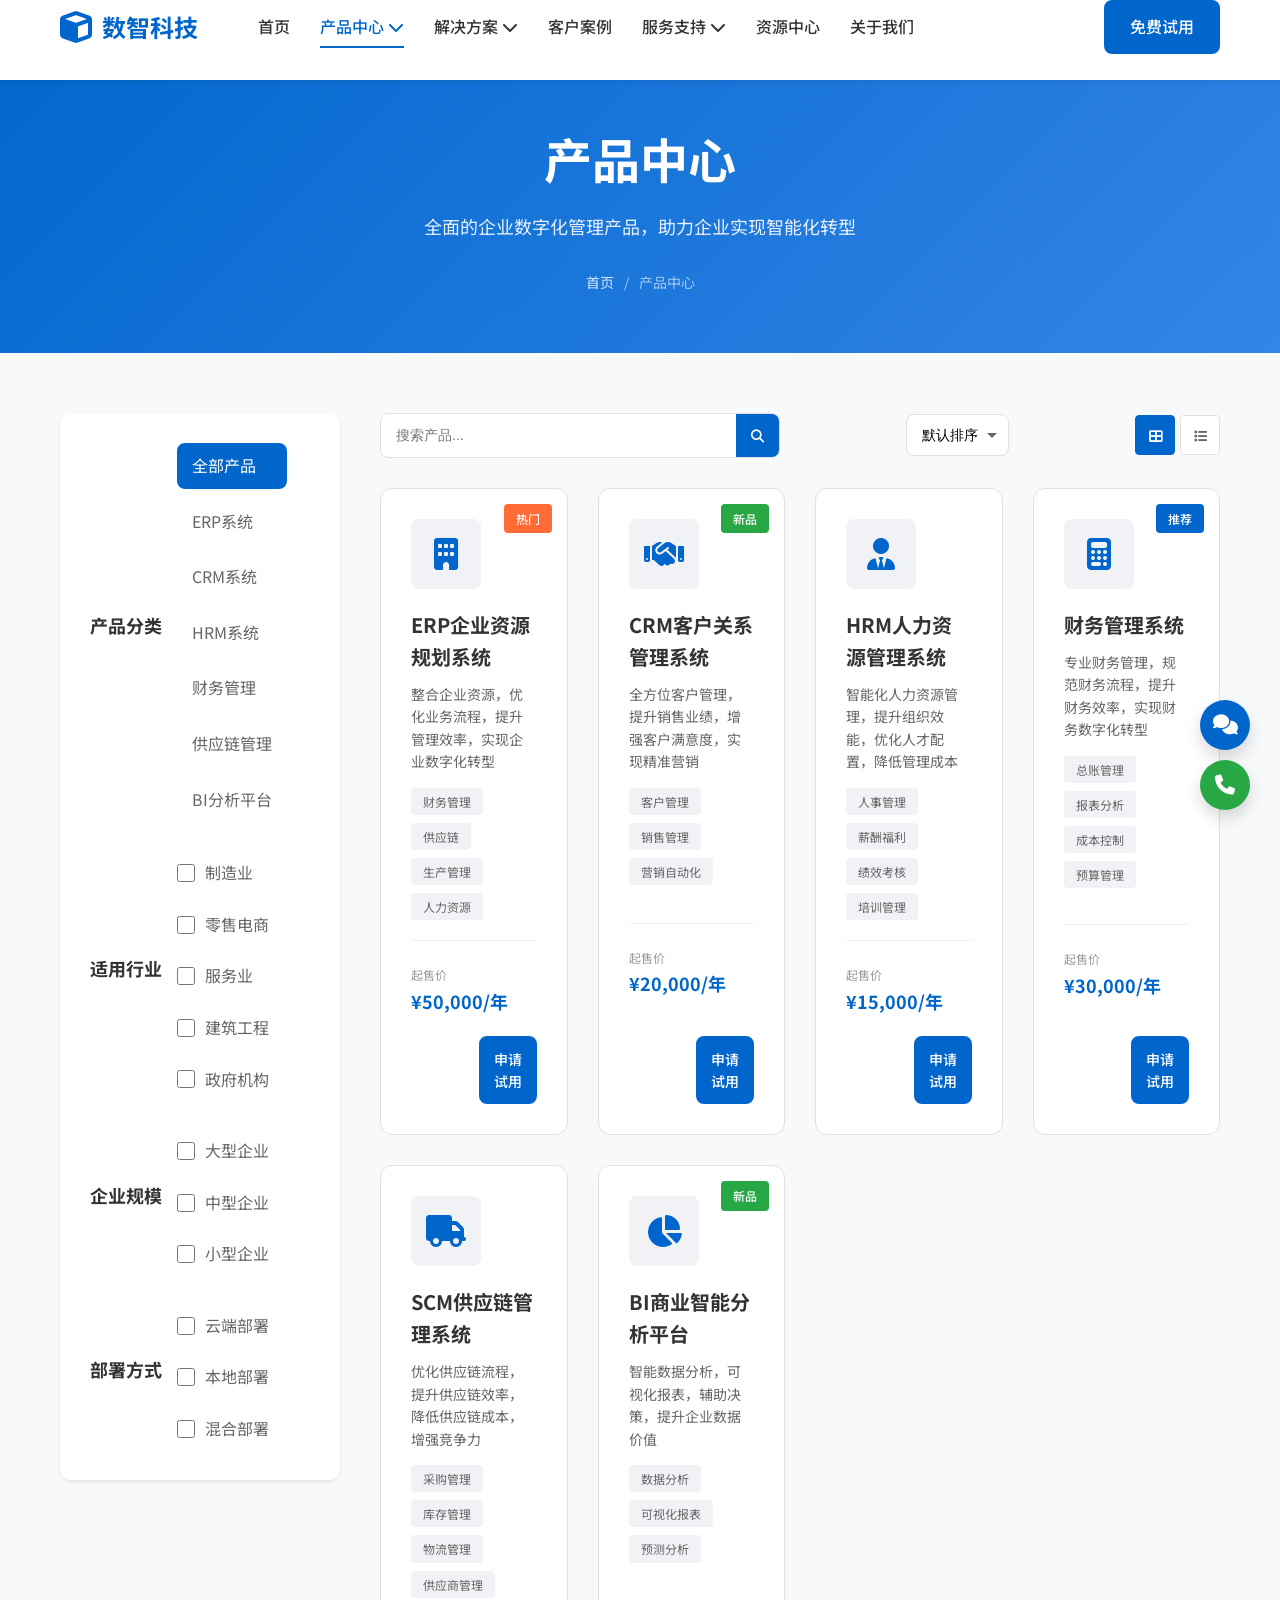
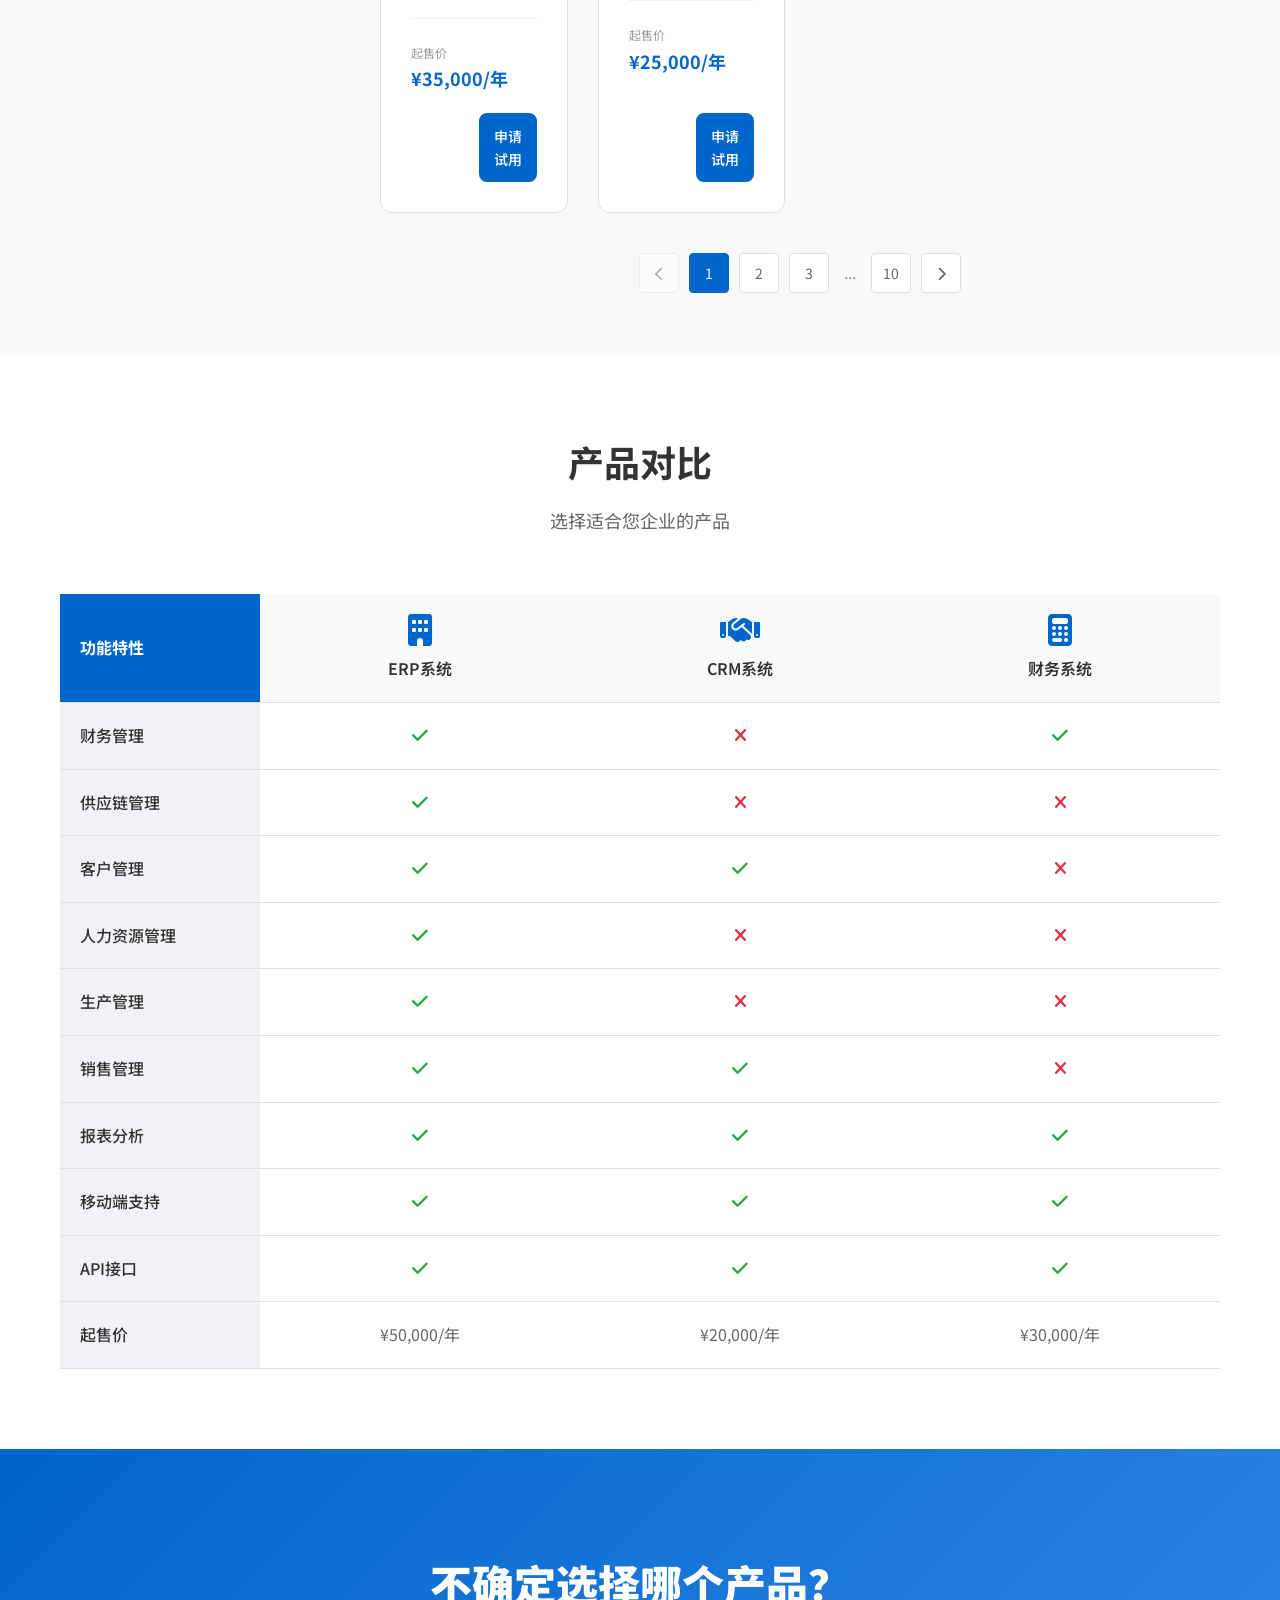
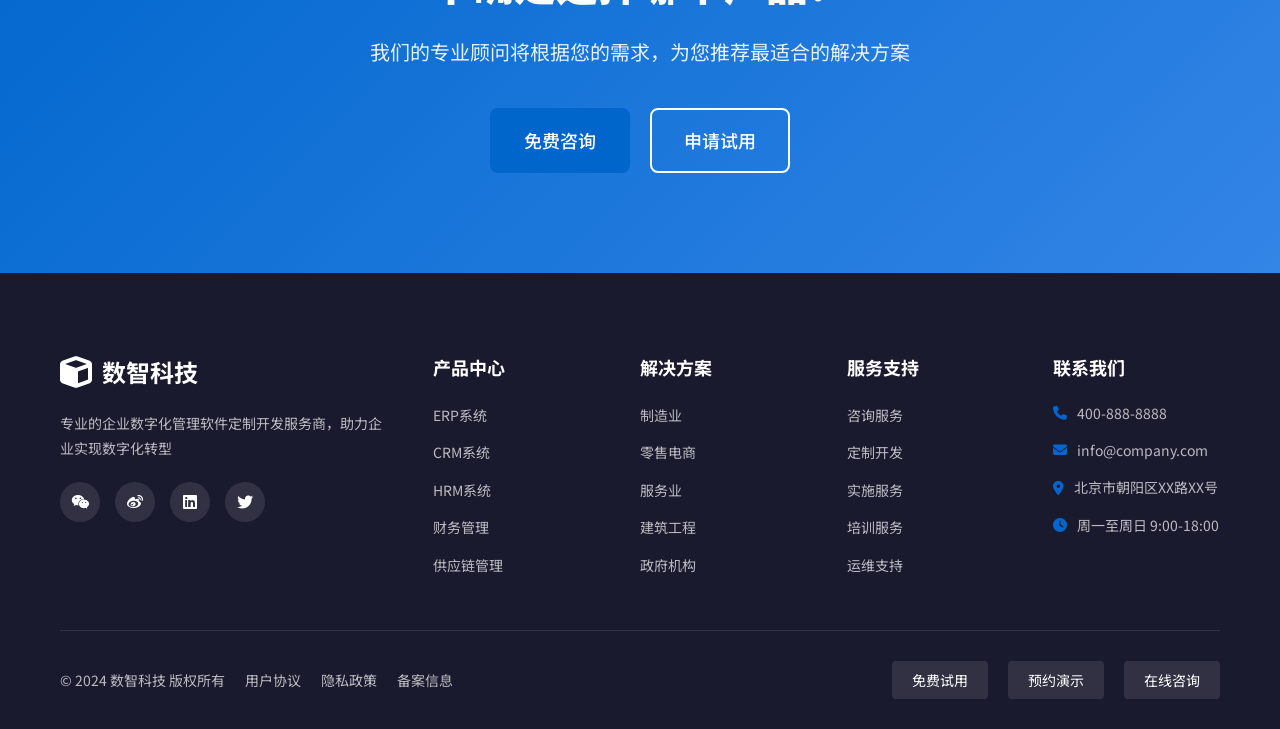
<file: products.html>
<!DOCTYPE html>
<html lang="zh-CN">
<head>
    <meta charset="UTF-8">
    <meta name="viewport" content="width=device-width, initial-scale=1.0">
    <title>产品中心 - 企业数字化管理软件</title>
    <meta name="description" content="专业的企业数字化管理软件产品，包括ERP、CRM、HRM、财务管理系统等">
    <meta name="keywords" content="ERP系统,CRM系统,HRM系统,财务管理,供应链管理,企业数字化">
    <link rel="stylesheet" href="styles.css">
    <link rel="stylesheet" href="https://cdnjs.cloudflare.com/ajax/libs/font-awesome/6.4.0/css/all.min.css">
</head>
<body>
    <header class="header">
        <div class="container">
            <nav class="navbar">
                <div class="nav-brand">
                    <a href="index.html" class="logo">
                        <i class="fas fa-cube"></i>
                        <span>数智科技</span>
                    </a>
                </div>
                <ul class="nav-menu">
                    <li class="nav-item">
                        <a href="index.html" class="nav-link">首页</a>
                    </li>
                    <li class="nav-item dropdown">
                        <a href="products.html" class="nav-link active">产品中心 <i class="fas fa-chevron-down"></i></a>
                        <ul class="dropdown-menu">
                            <li><a href="products.html">ERP系统</a></li>
                            <li><a href="products.html">CRM系统</a></li>
                            <li><a href="products.html">HRM系统</a></li>
                            <li><a href="products.html">财务管理</a></li>
                            <li><a href="products.html">供应链管理</a></li>
                            <li><a href="products.html">BI分析平台</a></li>
                        </ul>
                    </li>
                    <li class="nav-item dropdown">
                        <a href="solutions.html" class="nav-link">解决方案 <i class="fas fa-chevron-down"></i></a>
                        <ul class="dropdown-menu">
                            <li><a href="solutions.html">制造业</a></li>
                            <li><a href="solutions.html">零售电商</a></li>
                            <li><a href="solutions.html">服务业</a></li>
                            <li><a href="solutions.html">建筑工程</a></li>
                            <li><a href="solutions.html">政府机构</a></li>
                        </ul>
                    </li>
                    <li class="nav-item">
                        <a href="cases.html" class="nav-link">客户案例</a>
                    </li>
                    <li class="nav-item dropdown">
                        <a href="services.html" class="nav-link">服务支持 <i class="fas fa-chevron-down"></i></a>
                        <ul class="dropdown-menu">
                            <li><a href="services.html">咨询服务</a></li>
                            <li><a href="services.html">定制开发</a></li>
                            <li><a href="services.html">实施服务</a></li>
                            <li><a href="services.html">培训服务</a></li>
                            <li><a href="services.html">运维支持</a></li>
                        </ul>
                    </li>
                    <li class="nav-item">
                        <a href="resources.html" class="nav-link">资源中心</a>
                    </li>
                    <li class="nav-item">
                        <a href="about.html" class="nav-link">关于我们</a>
                    </li>
                </ul>
                <div class="nav-actions">
                    <a href="contact.html" class="btn btn-outline">免费咨询</a>
                    <a href="trial.html" class="btn btn-primary">免费试用</a>
                    <button class="mobile-menu-btn">
                        <i class="fas fa-bars"></i>
                    </button>
                </div>
            </nav>
        </div>
    </header>

    <main>
        <section class="page-header">
            <div class="container">
                <div class="page-header-content">
                    <h1 class="page-title">产品中心</h1>
                    <p class="page-subtitle">全面的企业数字化管理产品，助力企业实现智能化转型</p>
                    <nav class="breadcrumb">
                        <a href="index.html">首页</a>
                        <span>/</span>
                        <span>产品中心</span>
                    </nav>
                </div>
            </div>
        </section>

        <section class="products-filter-section">
            <div class="container">
                <div class="products-layout">
                    <aside class="products-sidebar">
                        <div class="filter-group">
                            <h3 class="filter-title">产品分类</h3>
                            <ul class="filter-list">
                                <li><a href="#" class="filter-link active" data-filter="all">全部产品</a></li>
                                <li><a href="#" class="filter-link" data-filter="erp">ERP系统</a></li>
                                <li><a href="#" class="filter-link" data-filter="crm">CRM系统</a></li>
                                <li><a href="#" class="filter-link" data-filter="hrm">HRM系统</a></li>
                                <li><a href="#" class="filter-link" data-filter="finance">财务管理</a></li>
                                <li><a href="#" class="filter-link" data-filter="scm">供应链管理</a></li>
                                <li><a href="#" class="filter-link" data-filter="bi">BI分析平台</a></li>
                            </ul>
                        </div>

                        <div class="filter-group">
                            <h3 class="filter-title">适用行业</h3>
                            <ul class="filter-list">
                                <li><label class="checkbox-label"><input type="checkbox" value="manufacturing"> 制造业</label></li>
                                <li><label class="checkbox-label"><input type="checkbox" value="retail"> 零售电商</label></li>
                                <li><label class="checkbox-label"><input type="checkbox" value="service"> 服务业</label></li>
                                <li><label class="checkbox-label"><input type="checkbox" value="construction"> 建筑工程</label></li>
                                <li><label class="checkbox-label"><input type="checkbox" value="government"> 政府机构</label></li>
                            </ul>
                        </div>

                        <div class="filter-group">
                            <h3 class="filter-title">企业规模</h3>
                            <ul class="filter-list">
                                <li><label class="checkbox-label"><input type="checkbox" value="large"> 大型企业</label></li>
                                <li><label class="checkbox-label"><input type="checkbox" value="medium"> 中型企业</label></li>
                                <li><label class="checkbox-label"><input type="checkbox" value="small"> 小型企业</label></li>
                            </ul>
                        </div>

                        <div class="filter-group">
                            <h3 class="filter-title">部署方式</h3>
                            <ul class="filter-list">
                                <li><label class="checkbox-label"><input type="checkbox" value="cloud"> 云端部署</label></li>
                                <li><label class="checkbox-label"><input type="checkbox" value="local"> 本地部署</label></li>
                                <li><label class="checkbox-label"><input type="checkbox" value="hybrid"> 混合部署</label></li>
                            </ul>
                        </div>
                    </aside>

                    <div class="products-main">
                        <div class="products-toolbar">
                            <div class="search-box">
                                <input type="text" class="search-input" placeholder="搜索产品...">
                                <button class="search-btn"><i class="fas fa-search"></i></button>
                            </div>
                            <div class="sort-box">
                                <select class="sort-select">
                                    <option value="default">默认排序</option>
                                    <option value="name">名称排序</option>
                                    <option value="price">价格排序</option>
                                    <option value="popular">热门程度</option>
                                </select>
                            </div>
                            <div class="view-toggle">
                                <button class="view-btn active" data-view="grid"><i class="fas fa-th-large"></i></button>
                                <button class="view-btn" data-view="list"><i class="fas fa-list"></i></button>
                            </div>
                        </div>

                        <div class="products-grid" id="productsGrid">
                            <div class="product-card" data-category="erp" data-industry="manufacturing,retail" data-size="large,medium" data-deploy="cloud,local,hybrid">
                                <div class="product-badge hot">热门</div>
                                <div class="product-icon">
                                    <i class="fas fa-building"></i>
                                </div>
                                <h3 class="product-title">ERP企业资源规划系统</h3>
                                <p class="product-desc">整合企业资源，优化业务流程，提升管理效率，实现企业数字化转型</p>
                                <div class="product-features">
                                    <span class="feature-tag">财务管理</span>
                                    <span class="feature-tag">供应链</span>
                                    <span class="feature-tag">生产管理</span>
                                    <span class="feature-tag">人力资源</span>
                                </div>
                                <div class="product-price">
                                    <span class="price-label">起售价</span>
                                    <span class="price-value">¥50,000/年</span>
                                </div>
                                <div class="product-actions">
                                    <a href="#" class="btn btn-outline">了解详情</a>
                                    <a href="trial.html" class="btn btn-primary">申请试用</a>
                                </div>
                            </div>

                            <div class="product-card" data-category="crm" data-industry="retail,service" data-size="medium,small" data-deploy="cloud">
                                <div class="product-badge new">新品</div>
                                <div class="product-icon">
                                    <i class="fas fa-handshake"></i>
                                </div>
                                <h3 class="product-title">CRM客户关系管理系统</h3>
                                <p class="product-desc">全方位客户管理，提升销售业绩，增强客户满意度，实现精准营销</p>
                                <div class="product-features">
                                    <span class="feature-tag">客户管理</span>
                                    <span class="feature-tag">销售管理</span>
                                    <span class="feature-tag">营销自动化</span>
                                </div>
                                <div class="product-price">
                                    <span class="price-label">起售价</span>
                                    <span class="price-value">¥20,000/年</span>
                                </div>
                                <div class="product-actions">
                                    <a href="#" class="btn btn-outline">了解详情</a>
                                    <a href="trial.html" class="btn btn-primary">申请试用</a>
                                </div>
                            </div>

                            <div class="product-card" data-category="hrm" data-industry="manufacturing,service,retail" data-size="large,medium" data-deploy="cloud,local">
                                <div class="product-icon">
                                    <i class="fas fa-user-tie"></i>
                                </div>
                                <h3 class="product-title">HRM人力资源管理系统</h3>
                                <p class="product-desc">智能化人力资源管理，提升组织效能，优化人才配置，降低管理成本</p>
                                <div class="product-features">
                                    <span class="feature-tag">人事管理</span>
                                    <span class="feature-tag">薪酬福利</span>
                                    <span class="feature-tag">绩效考核</span>
                                    <span class="feature-tag">培训管理</span>
                                </div>
                                <div class="product-price">
                                    <span class="price-label">起售价</span>
                                    <span class="price-value">¥15,000/年</span>
                                </div>
                                <div class="product-actions">
                                    <a href="#" class="btn btn-outline">了解详情</a>
                                    <a href="trial.html" class="btn btn-primary">申请试用</a>
                                </div>
                            </div>

                            <div class="product-card" data-category="finance" data-industry="manufacturing,retail,service,construction" data-size="large,medium,small" data-deploy="cloud,local,hybrid">
                                <div class="product-badge recommend">推荐</div>
                                <div class="product-icon">
                                    <i class="fas fa-calculator"></i>
                                </div>
                                <h3 class="product-title">财务管理系统</h3>
                                <p class="product-desc">专业财务管理，规范财务流程，提升财务效率，实现财务数字化转型</p>
                                <div class="product-features">
                                    <span class="feature-tag">总账管理</span>
                                    <span class="feature-tag">报表分析</span>
                                    <span class="feature-tag">成本控制</span>
                                    <span class="feature-tag">预算管理</span>
                                </div>
                                <div class="product-price">
                                    <span class="price-label">起售价</span>
                                    <span class="price-value">¥30,000/年</span>
                                </div>
                                <div class="product-actions">
                                    <a href="#" class="btn btn-outline">了解详情</a>
                                    <a href="trial.html" class="btn btn-primary">申请试用</a>
                                </div>
                            </div>

                            <div class="product-card" data-category="scm" data-industry="manufacturing,retail" data-size="large,medium" data-deploy="cloud,local">
                                <div class="product-icon">
                                    <i class="fas fa-truck"></i>
                                </div>
                                <h3 class="product-title">SCM供应链管理系统</h3>
                                <p class="product-desc">优化供应链流程，提升供应链效率，降低供应链成本，增强竞争力</p>
                                <div class="product-features">
                                    <span class="feature-tag">采购管理</span>
                                    <span class="feature-tag">库存管理</span>
                                    <span class="feature-tag">物流管理</span>
                                    <span class="feature-tag">供应商管理</span>
                                </div>
                                <div class="product-price">
                                    <span class="price-label">起售价</span>
                                    <span class="price-value">¥35,000/年</span>
                                </div>
                                <div class="product-actions">
                                    <a href="#" class="btn btn-outline">了解详情</a>
                                    <a href="trial.html" class="btn btn-primary">申请试用</a>
                                </div>
                            </div>

                            <div class="product-card" data-category="bi" data-industry="manufacturing,retail,service,government" data-size="large,medium" data-deploy="cloud,local">
                                <div class="product-badge new">新品</div>
                                <div class="product-icon">
                                    <i class="fas fa-chart-pie"></i>
                                </div>
                                <h3 class="product-title">BI商业智能分析平台</h3>
                                <p class="product-desc">智能数据分析，可视化报表，辅助决策，提升企业数据价值</p>
                                <div class="product-features">
                                    <span class="feature-tag">数据分析</span>
                                    <span class="feature-tag">可视化报表</span>
                                    <span class="feature-tag">预测分析</span>
                                </div>
                                <div class="product-price">
                                    <span class="price-label">起售价</span>
                                    <span class="price-value">¥25,000/年</span>
                                </div>
                                <div class="product-actions">
                                    <a href="#" class="btn btn-outline">了解详情</a>
                                    <a href="trial.html" class="btn btn-primary">申请试用</a>
                                </div>
                            </div>
                        </div>

                        <div class="pagination">
                            <button class="page-btn prev disabled"><i class="fas fa-chevron-left"></i></button>
                            <button class="page-btn active">1</button>
                            <button class="page-btn">2</button>
                            <button class="page-btn">3</button>
                            <span class="page-ellipsis">...</span>
                            <button class="page-btn">10</button>
                            <button class="page-btn next"><i class="fas fa-chevron-right"></i></button>
                        </div>
                    </div>
                </div>
            </div>
        </section>

        <section class="product-compare-section">
            <div class="container">
                <div class="section-header">
                    <h2 class="section-title">产品对比</h2>
                    <p class="section-subtitle">选择适合您企业的产品</p>
                </div>
                <div class="compare-table-container">
                    <table class="compare-table">
                        <thead>
                            <tr>
                                <th class="feature-column">功能特性</th>
                                <th class="product-column">
                                    <div class="product-header">
                                        <i class="fas fa-building"></i>
                                        <span>ERP系统</span>
                                    </div>
                                </th>
                                <th class="product-column">
                                    <div class="product-header">
                                        <i class="fas fa-handshake"></i>
                                        <span>CRM系统</span>
                                    </div>
                                </th>
                                <th class="product-column">
                                    <div class="product-header">
                                        <i class="fas fa-calculator"></i>
                                        <span>财务系统</span>
                                    </div>
                                </th>
                            </tr>
                        </thead>
                        <tbody>
                            <tr>
                                <td class="feature-name">财务管理</td>
                                <td class="product-cell"><i class="fas fa-check"></i></td>
                                <td class="product-cell"><i class="fas fa-times"></i></td>
                                <td class="product-cell"><i class="fas fa-check"></i></td>
                            </tr>
                            <tr>
                                <td class="feature-name">供应链管理</td>
                                <td class="product-cell"><i class="fas fa-check"></i></td>
                                <td class="product-cell"><i class="fas fa-times"></i></td>
                                <td class="product-cell"><i class="fas fa-times"></i></td>
                            </tr>
                            <tr>
                                <td class="feature-name">客户管理</td>
                                <td class="product-cell"><i class="fas fa-check"></i></td>
                                <td class="product-cell"><i class="fas fa-check"></i></td>
                                <td class="product-cell"><i class="fas fa-times"></i></td>
                            </tr>
                            <tr>
                                <td class="feature-name">人力资源管理</td>
                                <td class="product-cell"><i class="fas fa-check"></i></td>
                                <td class="product-cell"><i class="fas fa-times"></i></td>
                                <td class="product-cell"><i class="fas fa-times"></i></td>
                            </tr>
                            <tr>
                                <td class="feature-name">生产管理</td>
                                <td class="product-cell"><i class="fas fa-check"></i></td>
                                <td class="product-cell"><i class="fas fa-times"></i></td>
                                <td class="product-cell"><i class="fas fa-times"></i></td>
                            </tr>
                            <tr>
                                <td class="feature-name">销售管理</td>
                                <td class="product-cell"><i class="fas fa-check"></i></td>
                                <td class="product-cell"><i class="fas fa-check"></i></td>
                                <td class="product-cell"><i class="fas fa-times"></i></td>
                            </tr>
                            <tr>
                                <td class="feature-name">报表分析</td>
                                <td class="product-cell"><i class="fas fa-check"></i></td>
                                <td class="product-cell"><i class="fas fa-check"></i></td>
                                <td class="product-cell"><i class="fas fa-check"></i></td>
                            </tr>
                            <tr>
                                <td class="feature-name">移动端支持</td>
                                <td class="product-cell"><i class="fas fa-check"></i></td>
                                <td class="product-cell"><i class="fas fa-check"></i></td>
                                <td class="product-cell"><i class="fas fa-check"></i></td>
                            </tr>
                            <tr>
                                <td class="feature-name">API接口</td>
                                <td class="product-cell"><i class="fas fa-check"></i></td>
                                <td class="product-cell"><i class="fas fa-check"></i></td>
                                <td class="product-cell"><i class="fas fa-check"></i></td>
                            </tr>
                            <tr>
                                <td class="feature-name">起售价</td>
                                <td class="product-cell">¥50,000/年</td>
                                <td class="product-cell">¥20,000/年</td>
                                <td class="product-cell">¥30,000/年</td>
                            </tr>
                        </tbody>
                    </table>
                </div>
            </div>
        </section>

        <section class="cta-section">
            <div class="container">
                <div class="cta-content">
                    <h2 class="cta-title">不确定选择哪个产品？</h2>
                    <p class="cta-subtitle">我们的专业顾问将根据您的需求，为您推荐最适合的解决方案</p>
                    <div class="cta-actions">
                        <a href="contact.html" class="btn btn-primary btn-lg">免费咨询</a>
                        <a href="trial.html" class="btn btn-outline btn-lg">申请试用</a>
                    </div>
                </div>
            </div>
        </section>
    </main>

    <footer class="footer">
        <div class="container">
            <div class="footer-grid">
                <div class="footer-column">
                    <div class="footer-brand">
                        <a href="index.html" class="footer-logo">
                            <i class="fas fa-cube"></i>
                            <span>数智科技</span>
                        </a>
                        <p class="footer-desc">专业的企业数字化管理软件定制开发服务商，助力企业实现数字化转型</p>
                    </div>
                    <div class="footer-social">
                        <a href="#" class="social-link"><i class="fab fa-weixin"></i></a>
                        <a href="#" class="social-link"><i class="fab fa-weibo"></i></a>
                        <a href="#" class="social-link"><i class="fab fa-linkedin"></i></a>
                        <a href="#" class="social-link"><i class="fab fa-twitter"></i></a>
                    </div>
                </div>
                <div class="footer-column">
                    <h4 class="footer-title">产品中心</h4>
                    <ul class="footer-links">
                        <li><a href="products.html">ERP系统</a></li>
                        <li><a href="products.html">CRM系统</a></li>
                        <li><a href="products.html">HRM系统</a></li>
                        <li><a href="products.html">财务管理</a></li>
                        <li><a href="products.html">供应链管理</a></li>
                    </ul>
                </div>
                <div class="footer-column">
                    <h4 class="footer-title">解决方案</h4>
                    <ul class="footer-links">
                        <li><a href="solutions.html">制造业</a></li>
                        <li><a href="solutions.html">零售电商</a></li>
                        <li><a href="solutions.html">服务业</a></li>
                        <li><a href="solutions.html">建筑工程</a></li>
                        <li><a href="solutions.html">政府机构</a></li>
                    </ul>
                </div>
                <div class="footer-column">
                    <h4 class="footer-title">服务支持</h4>
                    <ul class="footer-links">
                        <li><a href="services.html">咨询服务</a></li>
                        <li><a href="services.html">定制开发</a></li>
                        <li><a href="services.html">实施服务</a></li>
                        <li><a href="services.html">培训服务</a></li>
                        <li><a href="services.html">运维支持</a></li>
                    </ul>
                </div>
                <div class="footer-column">
                    <h4 class="footer-title">联系我们</h4>
                    <ul class="footer-contact">
                        <li><i class="fas fa-phone"></i> 400-888-8888</li>
                        <li><i class="fas fa-envelope"></i> info@company.com</li>
                        <li><i class="fas fa-map-marker-alt"></i> 北京市朝阳区XX路XX号</li>
                        <li><i class="fas fa-clock"></i> 周一至周日 9:00-18:00</li>
                    </ul>
                </div>
            </div>
            <div class="footer-bottom">
                <div class="footer-bottom-left">
                    <p>&copy; 2024 数智科技 版权所有</p>
                    <a href="#">用户协议</a>
                    <a href="#">隐私政策</a>
                    <a href="#">备案信息</a>
                </div>
                <div class="footer-bottom-right">
                    <a href="#" class="quick-link">免费试用</a>
                    <a href="#" class="quick-link">预约演示</a>
                    <a href="#" class="quick-link">在线咨询</a>
                </div>
            </div>
        </div>
    </footer>

    <div class="floating-buttons">
        <a href="contact.html" class="floating-btn primary">
            <i class="fas fa-comments"></i>
            <span>在线咨询</span>
        </a>
        <a href="tel:400-888-8888" class="floating-btn">
            <i class="fas fa-phone"></i>
            <span>电话咨询</span>
        </a>
        <button class="floating-btn back-to-top">
            <i class="fas fa-arrow-up"></i>
        </button>
    </div>

    <script src="script.js"></script>
</body>
</html>
</file>
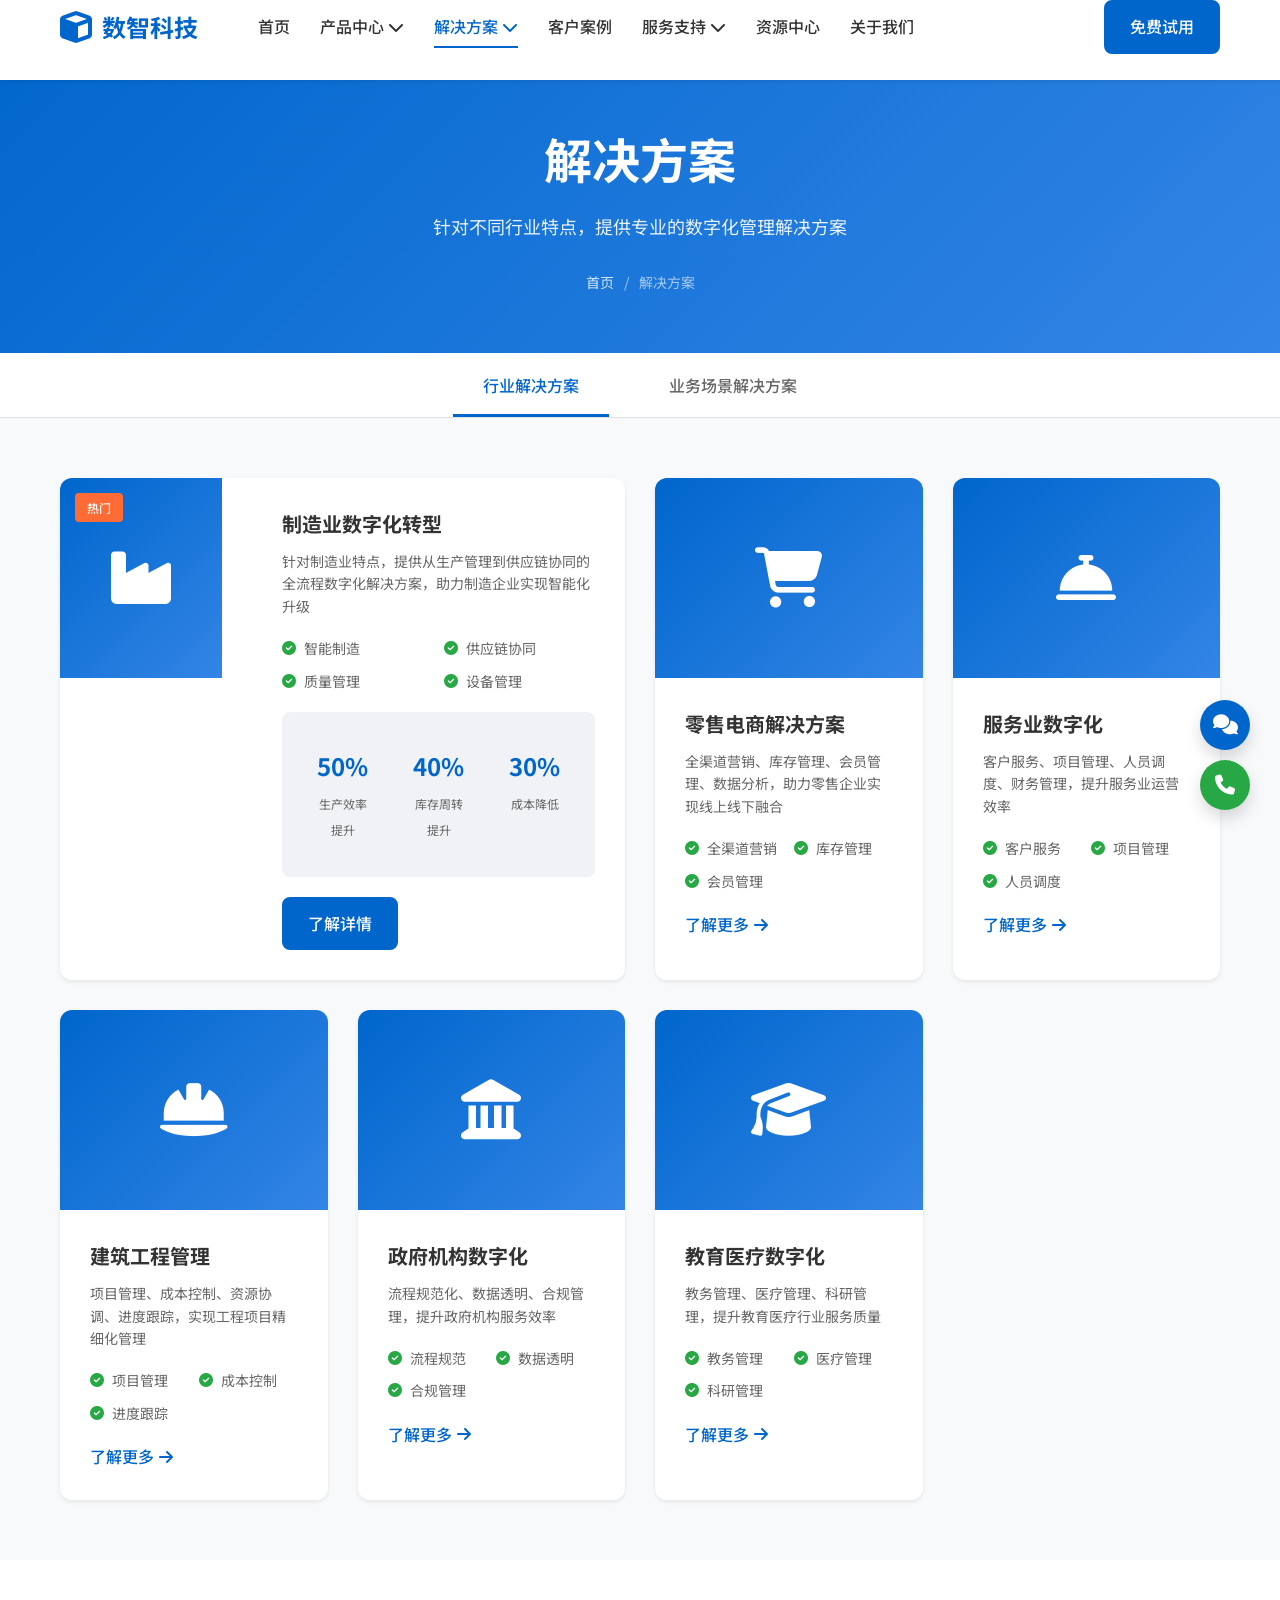
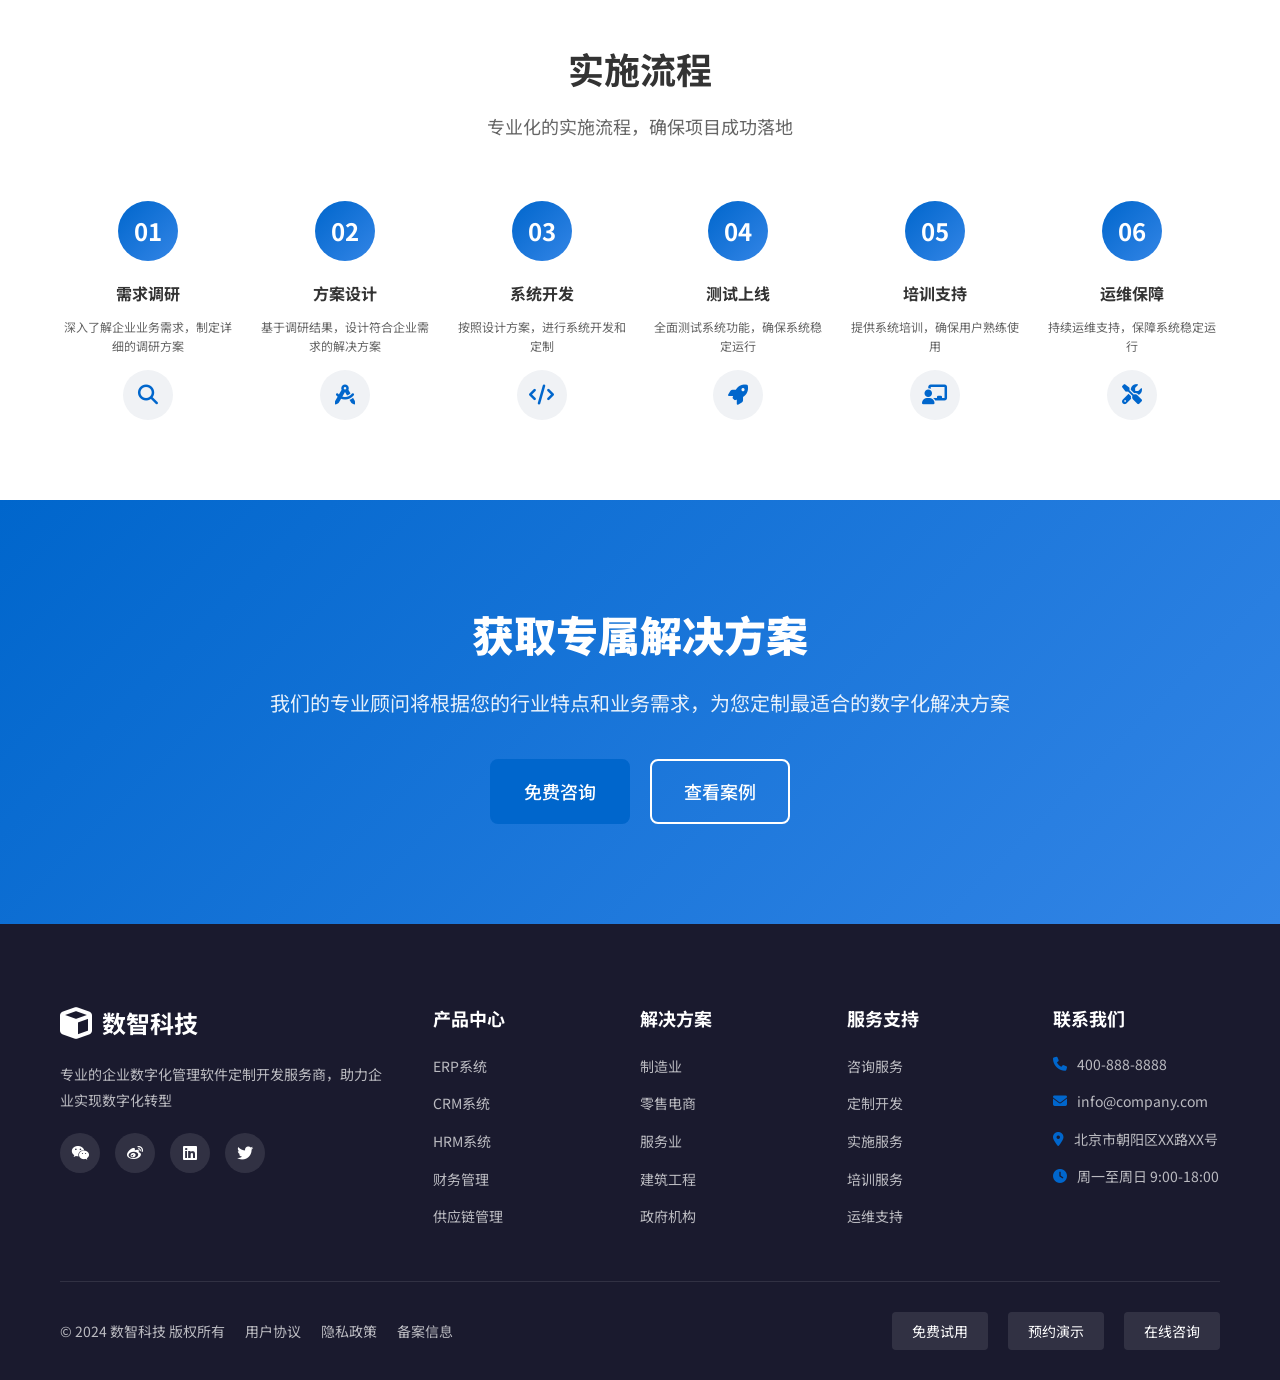
<file: solutions.html>
<!DOCTYPE html>
<html lang="zh-CN">
<head>
    <meta charset="UTF-8">
    <meta name="viewport" content="width=device-width, initial-scale=1.0">
    <title>解决方案 - 企业数字化管理解决方案</title>
    <meta name="description" content="针对不同行业特点，提供专业的企业数字化管理解决方案">
    <meta name="keywords" content="数字化解决方案,制造业,零售电商,服务业,建筑工程,政府机构">
    <link rel="stylesheet" href="styles.css">
    <link rel="stylesheet" href="https://cdnjs.cloudflare.com/ajax/libs/font-awesome/6.4.0/css/all.min.css">
</head>
<body>
    <header class="header">
        <div class="container">
            <nav class="navbar">
                <div class="nav-brand">
                    <a href="index.html" class="logo">
                        <i class="fas fa-cube"></i>
                        <span>数智科技</span>
                    </a>
                </div>
                <ul class="nav-menu">
                    <li class="nav-item">
                        <a href="index.html" class="nav-link">首页</a>
                    </li>
                    <li class="nav-item dropdown">
                        <a href="products.html" class="nav-link">产品中心 <i class="fas fa-chevron-down"></i></a>
                        <ul class="dropdown-menu">
                            <li><a href="products.html">ERP系统</a></li>
                            <li><a href="products.html">CRM系统</a></li>
                            <li><a href="products.html">HRM系统</a></li>
                            <li><a href="products.html">财务管理</a></li>
                            <li><a href="products.html">供应链管理</a></li>
                            <li><a href="products.html">BI分析平台</a></li>
                        </ul>
                    </li>
                    <li class="nav-item dropdown">
                        <a href="solutions.html" class="nav-link active">解决方案 <i class="fas fa-chevron-down"></i></a>
                        <ul class="dropdown-menu">
                            <li><a href="solutions.html">制造业</a></li>
                            <li><a href="solutions.html">零售电商</a></li>
                            <li><a href="solutions.html">服务业</a></li>
                            <li><a href="solutions.html">建筑工程</a></li>
                            <li><a href="solutions.html">政府机构</a></li>
                        </ul>
                    </li>
                    <li class="nav-item">
                        <a href="cases.html" class="nav-link">客户案例</a>
                    </li>
                    <li class="nav-item dropdown">
                        <a href="services.html" class="nav-link">服务支持 <i class="fas fa-chevron-down"></i></a>
                        <ul class="dropdown-menu">
                            <li><a href="services.html">咨询服务</a></li>
                            <li><a href="services.html">定制开发</a></li>
                            <li><a href="services.html">实施服务</a></li>
                            <li><a href="services.html">培训服务</a></li>
                            <li><a href="services.html">运维支持</a></li>
                        </ul>
                    </li>
                    <li class="nav-item">
                        <a href="resources.html" class="nav-link">资源中心</a>
                    </li>
                    <li class="nav-item">
                        <a href="about.html" class="nav-link">关于我们</a>
                    </li>
                </ul>
                <div class="nav-actions">
                    <a href="contact.html" class="btn btn-outline">免费咨询</a>
                    <a href="trial.html" class="btn btn-primary">免费试用</a>
                    <button class="mobile-menu-btn">
                        <i class="fas fa-bars"></i>
                    </button>
                </div>
            </nav>
        </div>
    </header>

    <main>
        <section class="page-header">
            <div class="container">
                <div class="page-header-content">
                    <h1 class="page-title">解决方案</h1>
                    <p class="page-subtitle">针对不同行业特点，提供专业的数字化管理解决方案</p>
                    <nav class="breadcrumb">
                        <a href="index.html">首页</a>
                        <span>/</span>
                        <span>解决方案</span>
                    </nav>
                </div>
            </div>
        </section>

        <section class="solutions-tabs-section">
            <div class="container">
                <div class="solution-tabs">
                    <button class="tab-btn active" data-tab="industry">行业解决方案</button>
                    <button class="tab-btn" data-tab="business">业务场景解决方案</button>
                </div>
            </div>
        </section>

        <section class="solutions-content-section">
            <div class="container">
                <div class="tab-content active" data-tab="industry">
                    <div class="solutions-grid">
                        <div class="solution-card large">
                            <div class="solution-image">
                                <i class="fas fa-industry"></i>
                            </div>
                            <div class="solution-content">
                                <div class="solution-badge">热门</div>
                                <h3 class="solution-title">制造业数字化转型</h3>
                                <p class="solution-desc">针对制造业特点，提供从生产管理到供应链协同的全流程数字化解决方案，助力制造企业实现智能化升级</p>
                                <div class="solution-features">
                                    <div class="feature-item">
                                        <i class="fas fa-check-circle"></i>
                                        <span>智能制造</span>
                                    </div>
                                    <div class="feature-item">
                                        <i class="fas fa-check-circle"></i>
                                        <span>供应链协同</span>
                                    </div>
                                    <div class="feature-item">
                                        <i class="fas fa-check-circle"></i>
                                        <span>质量管理</span>
                                    </div>
                                    <div class="feature-item">
                                        <i class="fas fa-check-circle"></i>
                                        <span>设备管理</span>
                                    </div>
                                </div>
                                <div class="solution-results">
                                    <div class="result-item">
                                        <span class="result-value">50%</span>
                                        <span class="result-label">生产效率提升</span>
                                    </div>
                                    <div class="result-item">
                                        <span class="result-value">40%</span>
                                        <span class="result-label">库存周转提升</span>
                                    </div>
                                    <div class="result-item">
                                        <span class="result-value">30%</span>
                                        <span class="result-label">成本降低</span>
                                    </div>
                                </div>
                                <div class="solution-actions">
                                    <a href="#" class="btn btn-primary">了解详情</a>
                                    <a href="contact.html" class="btn btn-outline">咨询方案</a>
                                </div>
                            </div>
                        </div>

                        <div class="solution-card">
                            <div class="solution-image">
                                <i class="fas fa-shopping-cart"></i>
                            </div>
                            <div class="solution-content">
                                <h3 class="solution-title">零售电商解决方案</h3>
                                <p class="solution-desc">全渠道营销、库存管理、会员管理、数据分析，助力零售企业实现线上线下融合</p>
                                <div class="solution-features">
                                    <div class="feature-item">
                                        <i class="fas fa-check-circle"></i>
                                        <span>全渠道营销</span>
                                    </div>
                                    <div class="feature-item">
                                        <i class="fas fa-check-circle"></i>
                                        <span>库存管理</span>
                                    </div>
                                    <div class="feature-item">
                                        <i class="fas fa-check-circle"></i>
                                        <span>会员管理</span>
                                    </div>
                                </div>
                                <a href="#" class="solution-link">了解更多 <i class="fas fa-arrow-right"></i></a>
                            </div>
                        </div>

                        <div class="solution-card">
                            <div class="solution-image">
                                <i class="fas fa-concierge-bell"></i>
                            </div>
                            <div class="solution-content">
                                <h3 class="solution-title">服务业数字化</h3>
                                <p class="solution-desc">客户服务、项目管理、人员调度、财务管理，提升服务业运营效率</p>
                                <div class="solution-features">
                                    <div class="feature-item">
                                        <i class="fas fa-check-circle"></i>
                                        <span>客户服务</span>
                                    </div>
                                    <div class="feature-item">
                                        <i class="fas fa-check-circle"></i>
                                        <span>项目管理</span>
                                    </div>
                                    <div class="feature-item">
                                        <i class="fas fa-check-circle"></i>
                                        <span>人员调度</span>
                                    </div>
                                </div>
                                <a href="#" class="solution-link">了解更多 <i class="fas fa-arrow-right"></i></a>
                            </div>
                        </div>

                        <div class="solution-card">
                            <div class="solution-image">
                                <i class="fas fa-hard-hat"></i>
                            </div>
                            <div class="solution-content">
                                <h3 class="solution-title">建筑工程管理</h3>
                                <p class="solution-desc">项目管理、成本控制、资源协调、进度跟踪，实现工程项目精细化管理</p>
                                <div class="solution-features">
                                    <div class="feature-item">
                                        <i class="fas fa-check-circle"></i>
                                        <span>项目管理</span>
                                    </div>
                                    <div class="feature-item">
                                        <i class="fas fa-check-circle"></i>
                                        <span>成本控制</span>
                                    </div>
                                    <div class="feature-item">
                                        <i class="fas fa-check-circle"></i>
                                        <span>进度跟踪</span>
                                    </div>
                                </div>
                                <a href="#" class="solution-link">了解更多 <i class="fas fa-arrow-right"></i></a>
                            </div>
                        </div>

                        <div class="solution-card">
                            <div class="solution-image">
                                <i class="fas fa-landmark"></i>
                            </div>
                            <div class="solution-content">
                                <h3 class="solution-title">政府机构数字化</h3>
                                <p class="solution-desc">流程规范化、数据透明、合规管理，提升政府机构服务效率</p>
                                <div class="solution-features">
                                    <div class="feature-item">
                                        <i class="fas fa-check-circle"></i>
                                        <span>流程规范</span>
                                    </div>
                                    <div class="feature-item">
                                        <i class="fas fa-check-circle"></i>
                                        <span>数据透明</span>
                                    </div>
                                    <div class="feature-item">
                                        <i class="fas fa-check-circle"></i>
                                        <span>合规管理</span>
                                    </div>
                                </div>
                                <a href="#" class="solution-link">了解更多 <i class="fas fa-arrow-right"></i></a>
                            </div>
                        </div>

                        <div class="solution-card">
                            <div class="solution-image">
                                <i class="fas fa-graduation-cap"></i>
                            </div>
                            <div class="solution-content">
                                <h3 class="solution-title">教育医疗数字化</h3>
                                <p class="solution-desc">教务管理、医疗管理、科研管理，提升教育医疗行业服务质量</p>
                                <div class="solution-features">
                                    <div class="feature-item">
                                        <i class="fas fa-check-circle"></i>
                                        <span>教务管理</span>
                                    </div>
                                    <div class="feature-item">
                                        <i class="fas fa-check-circle"></i>
                                        <span>医疗管理</span>
                                    </div>
                                    <div class="feature-item">
                                        <i class="fas fa-check-circle"></i>
                                        <span>科研管理</span>
                                    </div>
                                </div>
                                <a href="#" class="solution-link">了解更多 <i class="fas fa-arrow-right"></i></a>
                            </div>
                        </div>
                    </div>
                </div>

                <div class="tab-content" data-tab="business">
                    <div class="business-solutions-grid">
                        <div class="business-solution-card">
                            <div class="business-icon">
                                <i class="fas fa-coins"></i>
                            </div>
                            <h3 class="business-title">财务共享中心</h3>
                            <p class="business-desc">构建财务共享服务平台，实现财务流程标准化、自动化，提升财务效率</p>
                            <ul class="business-features">
                                <li><i class="fas fa-check"></i> 统一财务核算</li>
                                <li><i class="fas fa-check"></i> 自动化报销</li>
                                <li><i class="fas fa-check"></i> 智能报表</li>
                                <li><i class="fas fa-check"></i> 预算管理</li>
                            </ul>
                            <a href="contact.html" class="btn btn-primary">咨询详情</a>
                        </div>

                        <div class="business-solution-card">
                            <div class="business-icon">
                                <i class="fas fa-link"></i>
                            </div>
                            <h3 class="business-title">供应链协同</h3>
                            <p class="business-desc">打通供应链上下游，实现信息共享、协同作业，提升供应链整体效率</p>
                            <ul class="business-features">
                                <li><i class="fas fa-check"></i> 供应商管理</li>
                                <li><i class="fas fa-check"></i> 采购协同</li>
                                <li><i class="fas fa-check"></i> 库存优化</li>
                                <li><i class="fas fa-check"></i> 物流跟踪</li>
                            </ul>
                            <a href="contact.html" class="btn btn-primary">咨询详情</a>
                        </div>

                        <div class="business-solution-card">
                            <div class="business-icon">
                                <i class="fas fa-robot"></i>
                            </div>
                            <h3 class="business-title">智能制造</h3>
                            <p class="business-desc">融合物联网、人工智能技术，实现生产过程智能化、柔性化</p>
                            <ul class="business-features">
                                <li><i class="fas fa-check"></i> 智能排产</li>
                                <li><i class="fas fa-check"></i> 质量追溯</li>
                                <li><i class="fas fa-check"></i> 设备互联</li>
                                <li><i class="fas fa-check"></i> 数据分析</li>
                            </ul>
                            <a href="contact.html" class="btn btn-primary">咨询详情</a>
                        </div>

                        <div class="business-solution-card">
                            <div class="business-icon">
                                <i class="fas fa-bullhorn"></i>
                            </div>
                            <h3 class="business-title">数字营销</h3>
                            <p class="business-desc">全渠道营销管理，精准客户画像，提升营销效果和客户转化率</p>
                            <ul class="business-features">
                                <li><i class="fas fa-check"></i> 客户画像</li>
                                <li><i class="fas fa-check"></i> 精准营销</li>
                                <li><i class="fas fa-check"></i> 营销自动化</li>
                                <li><i class="fas fa-check"></i> 效果分析</li>
                            </ul>
                            <a href="contact.html" class="btn btn-primary">咨询详情</a>
                        </div>

                        <div class="business-solution-card">
                            <div class="business-icon">
                                <i class="fas fa-mobile-alt"></i>
                            </div>
                            <h3 class="business-title">移动办公</h3>
                            <p class="business-desc">随时随地办公，提升工作效率，实现企业移动化管理</p>
                            <ul class="business-features">
                                <li><i class="fas fa-check"></i> 移动审批</li>
                                <li><i class="fas fa-check"></i> 即时通讯</li>
                                <li><i class="fas fa-check"></i> 数据同步</li>
                                <li><i class="fas fa-check"></i> 安全保障</li>
                            </ul>
                            <a href="contact.html" class="btn btn-primary">咨询详情</a>
                        </div>

                        <div class="business-solution-card">
                            <div class="business-icon">
                                <i class="fas fa-chart-line"></i>
                            </div>
                            <h3 class="business-title">商业智能</h3>
                            <p class="business-desc">数据驱动决策，智能分析预测，提升企业决策质量</p>
                            <ul class="business-features">
                                <li><i class="fas fa-check"></i> 数据可视化</li>
                                <li><i class="fas fa-check"></i> 预测分析</li>
                                <li><i class="fas fa-check"></i> 决策支持</li>
                                <li><i class="fas fa-check"></i> 报表自动</li>
                            </ul>
                            <a href="contact.html" class="btn btn-primary">咨询详情</a>
                        </div>
                    </div>
                </div>
            </div>
        </section>

        <section class="solution-process-section">
            <div class="container">
                <div class="section-header">
                    <h2 class="section-title">实施流程</h2>
                    <p class="section-subtitle">专业化的实施流程，确保项目成功落地</p>
                </div>
                <div class="process-steps">
                    <div class="process-step">
                        <div class="step-number">01</div>
                        <div class="step-content">
                            <h4 class="step-title">需求调研</h4>
                            <p class="step-desc">深入了解企业业务需求，制定详细的调研方案</p>
                        </div>
                        <div class="step-icon">
                            <i class="fas fa-search"></i>
                        </div>
                    </div>
                    <div class="process-step">
                        <div class="step-number">02</div>
                        <div class="step-content">
                            <h4 class="step-title">方案设计</h4>
                            <p class="step-desc">基于调研结果，设计符合企业需求的解决方案</p>
                        </div>
                        <div class="step-icon">
                            <i class="fas fa-drafting-compass"></i>
                        </div>
                    </div>
                    <div class="process-step">
                        <div class="step-number">03</div>
                        <div class="step-content">
                            <h4 class="step-title">系统开发</h4>
                            <p class="step-desc">按照设计方案，进行系统开发和定制</p>
                        </div>
                        <div class="step-icon">
                            <i class="fas fa-code"></i>
                        </div>
                    </div>
                    <div class="process-step">
                        <div class="step-number">04</div>
                        <div class="step-content">
                            <h4 class="step-title">测试上线</h4>
                            <p class="step-desc">全面测试系统功能，确保系统稳定运行</p>
                        </div>
                        <div class="step-icon">
                            <i class="fas fa-rocket"></i>
                        </div>
                    </div>
                    <div class="process-step">
                        <div class="step-number">05</div>
                        <div class="step-content">
                            <h4 class="step-title">培训支持</h4>
                            <p class="step-desc">提供系统培训，确保用户熟练使用</p>
                        </div>
                        <div class="step-icon">
                            <i class="fas fa-chalkboard-teacher"></i>
                        </div>
                    </div>
                    <div class="process-step">
                        <div class="step-number">06</div>
                        <div class="step-content">
                            <h4 class="step-title">运维保障</h4>
                            <p class="step-desc">持续运维支持，保障系统稳定运行</p>
                        </div>
                        <div class="step-icon">
                            <i class="fas fa-tools"></i>
                        </div>
                    </div>
                </div>
            </div>
        </section>

        <section class="cta-section">
            <div class="container">
                <div class="cta-content">
                    <h2 class="cta-title">获取专属解决方案</h2>
                    <p class="cta-subtitle">我们的专业顾问将根据您的行业特点和业务需求，为您定制最适合的数字化解决方案</p>
                    <div class="cta-actions">
                        <a href="contact.html" class="btn btn-primary btn-lg">免费咨询</a>
                        <a href="cases.html" class="btn btn-outline btn-lg">查看案例</a>
                    </div>
                </div>
            </div>
        </section>
    </main>

    <footer class="footer">
        <div class="container">
            <div class="footer-grid">
                <div class="footer-column">
                    <div class="footer-brand">
                        <a href="index.html" class="footer-logo">
                            <i class="fas fa-cube"></i>
                            <span>数智科技</span>
                        </a>
                        <p class="footer-desc">专业的企业数字化管理软件定制开发服务商，助力企业实现数字化转型</p>
                    </div>
                    <div class="footer-social">
                        <a href="#" class="social-link"><i class="fab fa-weixin"></i></a>
                        <a href="#" class="social-link"><i class="fab fa-weibo"></i></a>
                        <a href="#" class="social-link"><i class="fab fa-linkedin"></i></a>
                        <a href="#" class="social-link"><i class="fab fa-twitter"></i></a>
                    </div>
                </div>
                <div class="footer-column">
                    <h4 class="footer-title">产品中心</h4>
                    <ul class="footer-links">
                        <li><a href="products.html">ERP系统</a></li>
                        <li><a href="products.html">CRM系统</a></li>
                        <li><a href="products.html">HRM系统</a></li>
                        <li><a href="products.html">财务管理</a></li>
                        <li><a href="products.html">供应链管理</a></li>
                    </ul>
                </div>
                <div class="footer-column">
                    <h4 class="footer-title">解决方案</h4>
                    <ul class="footer-links">
                        <li><a href="solutions.html">制造业</a></li>
                        <li><a href="solutions.html">零售电商</a></li>
                        <li><a href="solutions.html">服务业</a></li>
                        <li><a href="solutions.html">建筑工程</a></li>
                        <li><a href="solutions.html">政府机构</a></li>
                    </ul>
                </div>
                <div class="footer-column">
                    <h4 class="footer-title">服务支持</h4>
                    <ul class="footer-links">
                        <li><a href="services.html">咨询服务</a></li>
                        <li><a href="services.html">定制开发</a></li>
                        <li><a href="services.html">实施服务</a></li>
                        <li><a href="services.html">培训服务</a></li>
                        <li><a href="services.html">运维支持</a></li>
                    </ul>
                </div>
                <div class="footer-column">
                    <h4 class="footer-title">联系我们</h4>
                    <ul class="footer-contact">
                        <li><i class="fas fa-phone"></i> 400-888-8888</li>
                        <li><i class="fas fa-envelope"></i> info@company.com</li>
                        <li><i class="fas fa-map-marker-alt"></i> 北京市朝阳区XX路XX号</li>
                        <li><i class="fas fa-clock"></i> 周一至周日 9:00-18:00</li>
                    </ul>
                </div>
            </div>
            <div class="footer-bottom">
                <div class="footer-bottom-left">
                    <p>&copy; 2024 数智科技 版权所有</p>
                    <a href="#">用户协议</a>
                    <a href="#">隐私政策</a>
                    <a href="#">备案信息</a>
                </div>
                <div class="footer-bottom-right">
                    <a href="#" class="quick-link">免费试用</a>
                    <a href="#" class="quick-link">预约演示</a>
                    <a href="#" class="quick-link">在线咨询</a>
                </div>
            </div>
        </div>
    </footer>

    <div class="floating-buttons">
        <a href="contact.html" class="floating-btn primary">
            <i class="fas fa-comments"></i>
            <span>在线咨询</span>
        </a>
        <a href="tel:400-888-8888" class="floating-btn">
            <i class="fas fa-phone"></i>
            <span>电话咨询</span>
        </a>
        <button class="floating-btn back-to-top">
            <i class="fas fa-arrow-up"></i>
        </button>
    </div>

    <script src="script.js"></script>
</body>
</html>
</file>
<file: styles.css>
@import url('https://fonts.googleapis.com/css2?family=Noto+Sans+SC:wght@300;400;500;700;900&display=swap');

:root {
    --primary-color: #0066CC;
    --primary-dark: #0052A3;
    --primary-light: #3385E6;
    --secondary-color: #FF6B35;
    --success-color: #28A745;
    --warning-color: #FFC107;
    --danger-color: #DC3545;
    --info-color: #17A2B8;
    
    --text-primary: #333333;
    --text-secondary: #666666;
    --text-light: #999999;
    --text-white: #FFFFFF;
    
    --bg-primary: #FFFFFF;
    --bg-secondary: #F8F9FA;
    --bg-light: #F0F2F5;
    --bg-dark: #1A1A2E;
    
    --border-color: #E0E0E0;
    --border-light: #F0F0F0;
    
    --shadow-sm: 0 2px 4px rgba(0, 0, 0, 0.08);
    --shadow-md: 0 4px 8px rgba(0, 0, 0, 0.12);
    --shadow-lg: 0 8px 16px rgba(0, 0, 0, 0.15);
    --shadow-xl: 0 12px 24px rgba(0, 0, 0, 0.18);
    
    --radius-sm: 4px;
    --radius-md: 8px;
    --radius-lg: 12px;
    --radius-xl: 16px;
    
    --transition-fast: 0.2s ease;
    --transition-base: 0.3s ease;
    --transition-slow: 0.5s ease;
    
    --container-max: 1200px;
    --header-height: 80px;
}

* {
    margin: 0;
    padding: 0;
    box-sizing: border-box;
}

html {
    scroll-behavior: smooth;
}

body {
    font-family: 'Noto Sans SC', -apple-system, BlinkMacSystemFont, 'Segoe UI', 'PingFang SC', 'Hiragino Sans GB', 'Microsoft YaHei', sans-serif;
    font-size: 16px;
    line-height: 1.6;
    color: var(--text-primary);
    background-color: var(--bg-primary);
    overflow-x: hidden;
}

.container {
    max-width: var(--container-max);
    margin: 0 auto;
    padding: 0 20px;
}

a {
    text-decoration: none;
    color: inherit;
    transition: var(--transition-fast);
}

ul {
    list-style: none;
}

img {
    max-width: 100%;
    height: auto;
}

button {
    cursor: pointer;
    border: none;
    background: none;
    font-family: inherit;
}

.header {
    position: fixed;
    top: 0;
    left: 0;
    right: 0;
    background: var(--bg-primary);
    box-shadow: var(--shadow-sm);
    z-index: 1000;
    height: var(--header-height);
}

.navbar {
    display: flex;
    align-items: center;
    justify-content: space-between;
    height: 100%;
}

.nav-brand .logo {
    display: flex;
    align-items: center;
    gap: 10px;
    font-size: 24px;
    font-weight: 700;
    color: var(--primary-color);
}

.nav-brand .logo i {
    font-size: 32px;
}

.nav-menu {
    display: flex;
    align-items: center;
    gap: 30px;
}

.nav-item {
    position: relative;
}

.nav-link {
    font-size: 16px;
    font-weight: 500;
    color: var(--text-primary);
    padding: 10px 0;
    position: relative;
    transition: var(--transition-fast);
}

.nav-link:hover,
.nav-link.active {
    color: var(--primary-color);
}

.nav-link::after {
    content: '';
    position: absolute;
    bottom: 0;
    left: 0;
    width: 0;
    height: 2px;
    background: var(--primary-color);
    transition: var(--transition-fast);
}

.nav-link:hover::after,
.nav-link.active::after {
    width: 100%;
}

.dropdown-menu {
    position: absolute;
    top: 100%;
    left: 0;
    background: var(--bg-primary);
    min-width: 200px;
    box-shadow: var(--shadow-lg);
    border-radius: var(--radius-md);
    opacity: 0;
    visibility: hidden;
    transform: translateY(10px);
    transition: var(--transition-base);
    padding: 10px 0;
}

.dropdown:hover .dropdown-menu {
    opacity: 1;
    visibility: visible;
    transform: translateY(0);
}

.dropdown-menu li {
    padding: 0;
}

.dropdown-menu a {
    display: block;
    padding: 12px 20px;
    font-size: 14px;
    color: var(--text-primary);
    transition: var(--transition-fast);
}

.dropdown-menu a:hover {
    background: var(--bg-light);
    color: var(--primary-color);
}

.nav-actions {
    display: flex;
    align-items: center;
    gap: 15px;
}

.btn {
    display: inline-flex;
    align-items: center;
    justify-content: center;
    padding: 12px 24px;
    font-size: 16px;
    font-weight: 500;
    border-radius: var(--radius-md);
    transition: var(--transition-fast);
    cursor: pointer;
    text-align: center;
}

.btn-primary {
    background: var(--primary-color);
    color: var(--text-white);
    border: 2px solid var(--primary-color);
}

.btn-primary:hover {
    background: var(--primary-dark);
    border-color: var(--primary-dark);
    transform: translateY(-2px);
    box-shadow: var(--shadow-md);
}

.btn-outline {
    background: transparent;
    color: var(--text-white);
    border: 2px solid var(--text-white);
}

.btn-outline:hover {
    background: var(--text-white);
    color: var(--primary-color);
    transform: translateY(-2px);
}

.btn-white {
    background: var(--text-white);
    color: var(--primary-color);
    border: 2px solid var(--text-white);
}

.btn-white:hover {
    background: transparent;
    color: var(--text-white);
}

.btn-lg {
    padding: 16px 32px;
    font-size: 18px;
}

.btn-sm {
    padding: 8px 16px;
    font-size: 14px;
}

.mobile-menu-btn {
    display: none;
    font-size: 24px;
    color: var(--text-primary);
    padding: 10px;
}

.hero {
    position: relative;
    padding-top: var(--header-height);
    min-height: 100vh;
    overflow: hidden;
}

.hero-background-video {
    position: absolute;
    top: 0;
    left: 0;
    width: 100%;
    height: 100%;
    object-fit: cover;
    z-index: 0;
}

.hero-overlay {
    position: absolute;
    top: 0;
    left: 0;
    width: 100%;
    height: 100%;
    background: rgba(0, 0, 0, 0.3);
    z-index: 1;
}

.hero-slider {
    position: relative;
    height: 100%;
    z-index: 2;
}

.hero-slide {
    display: none;
    animation: fadeIn 0.5s ease;
}

.hero-slide.active {
    display: block;
}

@keyframes fadeIn {
    from {
        opacity: 0;
        transform: translateY(20px);
    }
    to {
        opacity: 1;
        transform: translateY(0);
    }
}

.hero .container {
    display: flex;
    align-items: center;
    justify-content: space-between;
    min-height: 500px;
    padding: 80px 20px;
    position: relative;
    z-index: 2;
}

.hero-content {
    flex: 1;
    max-width: 800px;
    color: var(--text-white);
    position: relative;
    z-index: 3;
    text-shadow: 2px 2px 4px rgba(0, 0, 0, 0.8);
}

.hero-title {
    font-size: 48px;
    font-weight: 900;
    margin-bottom: 20px;
    line-height: 1.2;
}

.hero-subtitle {
    font-size: 20px;
    margin-bottom: 40px;
    opacity: 0.9;
}

.hero-cta {
    display: flex;
    gap: 20px;
    flex-wrap: wrap;
}

.hero-image {
    flex: 1;
    display: flex;
    justify-content: center;
    align-items: center;
}

.hero-visual {
    width: 400px;
    height: 400px;
    background: rgba(255, 255, 255, 0.1);
    border-radius: 50%;
    display: flex;
    align-items: center;
    justify-content: center;
    animation: float 3s ease-in-out infinite;
}

.hero-visual i {
    font-size: 150px;
    color: var(--text-white);
}

.hero-banner-image {
    max-width: 100%;
    height: auto;
    animation: float 3s ease-in-out infinite;
}

.hero-banner-video {
    max-width: 100%;
    height: auto;
    animation: float 3s ease-in-out infinite;
}

@keyframes float {
    0%, 100% {
        transform: translateY(0);
    }
    50% {
        transform: translateY(-20px);
    }
}

.hero-dots {
    position: absolute;
    bottom: 30px;
    left: 50%;
    transform: translateX(-50%);
    display: flex;
    gap: 10px;
    z-index: 4;
}

.dot {
    width: 12px;
    height: 12px;
    border-radius: 50%;
    background: rgba(255, 255, 255, 0.5);
    cursor: pointer;
    transition: var(--transition-fast);
}

.dot.active {
    background: var(--text-white);
    transform: scale(1.2);
}

.stats-section {
    padding: 60px 0;
    background: var(--bg-primary);
}

.stats-grid {
    display: grid;
    grid-template-columns: repeat(4, 1fr);
    gap: 30px;
}

.stat-item {
    text-align: center;
    padding: 30px;
    background: var(--bg-secondary);
    border-radius: var(--radius-lg);
    transition: var(--transition-base);
}

.stat-item:hover {
    transform: translateY(-5px);
    box-shadow: var(--shadow-md);
}

.stat-number {
    font-size: 48px;
    font-weight: 900;
    color: var(--primary-color);
    margin-bottom: 10px;
}

.stat-label {
    font-size: 16px;
    color: var(--text-secondary);
}

.advantages-section {
    padding: 80px 0;
    background: var(--bg-secondary);
}

.section-header {
    text-align: center;
    margin-bottom: 60px;
}

.section-title {
    font-size: 36px;
    font-weight: 700;
    color: var(--text-primary);
    margin-bottom: 15px;
}

.section-subtitle {
    font-size: 18px;
    color: var(--text-secondary);
}

.advantages-grid {
    display: grid;
    grid-template-columns: repeat(4, 1fr);
    gap: 30px;
}

.advantage-card {
    background: var(--bg-primary);
    padding: 40px 30px;
    border-radius: var(--radius-lg);
    text-align: center;
    transition: var(--transition-base);
    box-shadow: var(--shadow-sm);
}

.advantage-card:hover {
    transform: translateY(-10px);
    box-shadow: var(--shadow-lg);
}

.advantage-icon {
    width: 80px;
    height: 80px;
    margin: 0 auto 20px;
    background: linear-gradient(135deg, var(--primary-color), var(--primary-light));
    border-radius: 50%;
    display: flex;
    align-items: center;
    justify-content: center;
}

.advantage-icon i {
    font-size: 36px;
    color: var(--text-white);
}

.advantage-title {
    font-size: 20px;
    font-weight: 700;
    color: var(--text-primary);
    margin-bottom: 15px;
}

.advantage-desc {
    font-size: 14px;
    color: var(--text-secondary);
    line-height: 1.8;
}

.products-section {
    padding: 80px 0;
    background: var(--bg-primary);
}

.products-grid {
    display: grid;
    grid-template-columns: repeat(4, 1fr);
    gap: 30px;
    margin-bottom: 40px;
}

.product-card {
    background: var(--bg-primary);
    border: 1px solid var(--border-color);
    border-radius: var(--radius-lg);
    padding: 30px;
    transition: var(--transition-base);
    display: flex;
    flex-direction: column;
}

.product-card:hover {
    border-color: var(--primary-color);
    box-shadow: var(--shadow-lg);
    transform: translateY(-5px);
}

.product-icon {
    width: 70px;
    height: 70px;
    margin-bottom: 20px;
    background: var(--bg-light);
    border-radius: var(--radius-md);
    display: flex;
    align-items: center;
    justify-content: center;
}

.product-icon i {
    font-size: 32px;
    color: var(--primary-color);
}

.product-title {
    font-size: 20px;
    font-weight: 700;
    color: var(--text-primary);
    margin-bottom: 10px;
}

.product-desc {
    font-size: 14px;
    color: var(--text-secondary);
    margin-bottom: 15px;
    line-height: 1.6;
}

.product-features {
    display: flex;
    flex-wrap: wrap;
    gap: 8px;
    margin-bottom: 20px;
}

.feature-tag {
    padding: 4px 12px;
    background: var(--bg-light);
    border-radius: var(--radius-sm);
    font-size: 12px;
    color: var(--text-secondary);
}

.product-actions {
    margin-top: auto;
    display: flex;
    gap: 10px;
}

.product-actions .btn {
    flex: 1;
    padding: 10px;
    font-size: 14px;
}

.section-footer {
    text-align: center;
    margin-top: 40px;
}

.solutions-section {
    padding: 80px 0;
    background: var(--bg-secondary);
}

.solutions-grid {
    display: grid;
    grid-template-columns: repeat(4, 1fr);
    gap: 30px;
}

.solution-card {
    background: var(--bg-primary);
    border-radius: var(--radius-lg);
    overflow: hidden;
    transition: var(--transition-base);
    box-shadow: var(--shadow-sm);
}

.solution-card:hover {
    transform: translateY(-10px);
    box-shadow: var(--shadow-lg);
}

.solution-image {
    height: 200px;
    background: linear-gradient(135deg, var(--primary-color), var(--primary-light));
    display: flex;
    align-items: center;
    justify-content: center;
}

.solution-image i {
    font-size: 60px;
    color: var(--text-white);
}

.solution-content {
    padding: 30px;
}

.solution-title {
    font-size: 20px;
    font-weight: 700;
    color: var(--text-primary);
    margin-bottom: 10px;
}

.solution-desc {
    font-size: 14px;
    color: var(--text-secondary);
    margin-bottom: 20px;
    line-height: 1.6;
}

.solution-link {
    display: inline-flex;
    align-items: center;
    gap: 5px;
    color: var(--primary-color);
    font-weight: 500;
    transition: var(--transition-fast);
}

.solution-link:hover {
    gap: 10px;
}

.cases-section {
    padding: 80px 0;
    background: var(--bg-primary);
}

.cases-grid {
    display: grid;
    grid-template-columns: repeat(3, 1fr);
    gap: 30px;
    margin-bottom: 40px;
}

.case-card {
    background: var(--bg-primary);
    border: 1px solid var(--border-color);
    border-radius: var(--radius-lg);
    padding: 30px;
    transition: var(--transition-base);
}

.case-card:hover {
    border-color: var(--primary-color);
    box-shadow: var(--shadow-lg);
    transform: translateY(-5px);
}

.case-company {
    display: flex;
    align-items: center;
    gap: 15px;
    margin-bottom: 20px;
}

.company-logo {
    width: 60px;
    height: 60px;
    background: var(--bg-light);
    border-radius: var(--radius-md);
    display: flex;
    align-items: center;
    justify-content: center;
}

.company-logo i {
    font-size: 24px;
    color: var(--primary-color);
}

.company-name {
    font-size: 18px;
    font-weight: 700;
    color: var(--text-primary);
    margin-bottom: 5px;
}

.company-industry {
    font-size: 14px;
    color: var(--text-secondary);
}

.case-desc {
    font-size: 14px;
    color: var(--text-secondary);
    margin-bottom: 20px;
    line-height: 1.8;
}

.case-results {
    display: grid;
    grid-template-columns: repeat(3, 1fr);
    gap: 15px;
}

.result-item {
    text-align: center;
    padding: 15px;
    background: var(--bg-light);
    border-radius: var(--radius-md);
}

.result-value {
    display: block;
    font-size: 24px;
    font-weight: 700;
    color: var(--primary-color);
    margin-bottom: 5px;
}

.result-label {
    font-size: 12px;
    color: var(--text-secondary);
}

.cta-section {
    padding: 100px 0;
    background: linear-gradient(135deg, var(--primary-color), var(--primary-light));
    text-align: center;
}

.cta-content {
    color: var(--text-white);
}

.cta-title {
    font-size: 42px;
    font-weight: 900;
    margin-bottom: 20px;
}

.cta-subtitle {
    font-size: 20px;
    margin-bottom: 40px;
    opacity: 0.9;
}

.cta-actions {
    display: flex;
    gap: 20px;
    justify-content: center;
    flex-wrap: wrap;
}

.partners-section {
    padding: 80px 0;
    background: var(--bg-secondary);
}

.partners-grid {
    display: grid;
    grid-template-columns: repeat(6, 1fr);
    gap: 30px;
}

.partner-item {
    background: var(--bg-primary);
    border-radius: var(--radius-lg);
    padding: 30px;
    display: flex;
    align-items: center;
    justify-content: center;
    transition: var(--transition-base);
    box-shadow: var(--shadow-sm);
}

.partner-item:hover {
    transform: scale(1.05);
    box-shadow: var(--shadow-md);
}

.partner-logo {
    width: 100px;
    height: 100px;
    display: flex;
    align-items: center;
    justify-content: center;
}

.partner-logo i {
    font-size: 48px;
    color: var(--text-light);
}

.footer {
    background: var(--bg-dark);
    color: var(--text-white);
    padding: 80px 0 30px;
}

.footer-grid {
    display: grid;
    grid-template-columns: 2fr repeat(4, 1fr);
    gap: 40px;
    margin-bottom: 40px;
}

.footer-brand .footer-logo {
    display: flex;
    align-items: center;
    gap: 10px;
    font-size: 24px;
    font-weight: 700;
    color: var(--text-white);
    margin-bottom: 20px;
}

.footer-brand .footer-logo i {
    font-size: 32px;
}

.footer-desc {
    font-size: 14px;
    color: rgba(255, 255, 255, 0.7);
    margin-bottom: 20px;
    line-height: 1.8;
}

.footer-social {
    display: flex;
    gap: 15px;
}

.social-link {
    width: 40px;
    height: 40px;
    background: rgba(255, 255, 255, 0.1);
    border-radius: 50%;
    display: flex;
    align-items: center;
    justify-content: center;
    transition: var(--transition-fast);
}

.social-link:hover {
    background: var(--primary-color);
    transform: translateY(-3px);
}

.footer-title {
    font-size: 18px;
    font-weight: 700;
    margin-bottom: 20px;
}

.footer-links li {
    margin-bottom: 12px;
}

.footer-links a {
    font-size: 14px;
    color: rgba(255, 255, 255, 0.7);
    transition: var(--transition-fast);
}

.footer-links a:hover {
    color: var(--text-white);
    padding-left: 5px;
}

.footer-contact li {
    display: flex;
    align-items: center;
    gap: 10px;
    margin-bottom: 15px;
    font-size: 14px;
    color: rgba(255, 255, 255, 0.7);
}

.footer-contact i {
    color: var(--primary-color);
}

.footer-bottom {
    display: flex;
    justify-content: space-between;
    align-items: center;
    padding-top: 30px;
    border-top: 1px solid rgba(255, 255, 255, 0.1);
}

.footer-bottom-left {
    display: flex;
    align-items: center;
    gap: 20px;
    font-size: 14px;
    color: rgba(255, 255, 255, 0.7);
}

.footer-bottom-left a {
    color: rgba(255, 255, 255, 0.7);
    transition: var(--transition-fast);
}

.footer-bottom-left a:hover {
    color: var(--text-white);
}

.footer-bottom-right {
    display: flex;
    gap: 20px;
}

.quick-link {
    padding: 8px 20px;
    background: rgba(255, 255, 255, 0.1);
    border-radius: var(--radius-sm);
    font-size: 14px;
    color: var(--text-white);
    transition: var(--transition-fast);
}

.quick-link:hover {
    background: var(--primary-color);
}

.floating-buttons {
    position: fixed;
    right: 30px;
    bottom: 30px;
    display: flex;
    flex-direction: column;
    gap: 10px;
    z-index: 999;
}

.floating-btn {
    width: 50px;
    height: 50px;
    border-radius: 50%;
    display: flex;
    align-items: center;
    justify-content: center;
    font-size: 20px;
    color: var(--text-white);
    box-shadow: var(--shadow-lg);
    transition: var(--transition-fast);
    position: relative;
}

.floating-btn span {
    position: absolute;
    right: 60px;
    background: var(--text-primary);
    color: var(--text-white);
    padding: 5px 10px;
    border-radius: var(--radius-sm);
    font-size: 12px;
    white-space: nowrap;
    opacity: 0;
    visibility: hidden;
    transition: var(--transition-fast);
}

.floating-btn:hover span {
    opacity: 1;
    visibility: visible;
    right: 55px;
}

.floating-btn.primary {
    background: var(--primary-color);
}

.floating-btn:not(.primary) {
    background: var(--success-color);
}

.floating-btn.back-to-top {
    background: var(--text-secondary);
}

.floating-btn:hover {
    transform: scale(1.1);
}

@media (max-width: 1024px) {
    .hero-title {
        font-size: 36px;
    }
    
    .hero-subtitle {
        font-size: 16px;
    }
    
    .advantages-grid,
    .products-grid,
    .solutions-grid {
        grid-template-columns: repeat(2, 1fr);
    }
    
    .cases-grid {
        grid-template-columns: repeat(2, 1fr);
    }
    
    .partners-grid {
        grid-template-columns: repeat(3, 1fr);
    }
    
    .footer-grid {
        grid-template-columns: repeat(3, 1fr);
    }
}

@media (max-width: 768px) {
    .nav-menu {
        position: fixed;
        top: var(--header-height);
        left: 0;
        right: 0;
        background: var(--bg-primary);
        flex-direction: column;
        padding: 20px;
        gap: 0;
        box-shadow: var(--shadow-lg);
        transform: translateY(-100%);
        opacity: 0;
        visibility: hidden;
        transition: var(--transition-base);
    }
    
    .nav-menu.active {
        transform: translateY(0);
        opacity: 1;
        visibility: visible;
    }
    
    .nav-item {
        width: 100%;
    }
    
    .nav-link {
        display: block;
        padding: 15px 0;
        border-bottom: 1px solid var(--border-light);
    }
    
    .dropdown-menu {
        position: static;
        opacity: 1;
        visibility: visible;
        transform: none;
        box-shadow: none;
        padding-left: 20px;
        display: none;
    }
    
    .dropdown.active .dropdown-menu {
        display: block;
    }
    
    .mobile-menu-btn {
        display: block;
    }
    
    .nav-actions {
        display: none;
    }
    
    .hero .container {
        flex-direction: column;
        text-align: center;
    }
    
    .hero-content {
        margin-bottom: 40px;
    }
    
    .hero-cta {
        justify-content: center;
    }
    
    .hero-visual {
        width: 300px;
        height: 300px;
    }
    
    .hero-visual i {
        font-size: 100px;
    }
    
    .stats-grid {
        grid-template-columns: repeat(2, 1fr);
    }
    
    .advantages-grid,
    .products-grid,
    .solutions-grid,
    .cases-grid {
        grid-template-columns: 1fr;
    }
    
    .partners-grid {
        grid-template-columns: repeat(2, 1fr);
    }
    
    .footer-grid {
        grid-template-columns: 1fr;
    }
    
    .footer-bottom {
        flex-direction: column;
        gap: 20px;
        text-align: center;
    }
    
    .cta-title {
        font-size: 32px;
    }
    
    .cta-actions {
        flex-direction: column;
    }
    
    .section-title {
        font-size: 28px;
    }
}

@media (max-width: 480px) {
    .hero-title {
        font-size: 28px;
    }
    
    .hero-subtitle {
        font-size: 14px;
    }
    
    .stat-number {
        font-size: 36px;
    }
    
    .partners-grid {
        grid-template-columns: 1fr;
    }
    
    .case-results {
        grid-template-columns: 1fr;
    }
    
    .floating-buttons {
        right: 15px;
        bottom: 15px;
    }
    
    .floating-btn {
        width: 45px;
        height: 45px;
        font-size: 18px;
    }
}

.page-header {
    padding: 120px 0 60px;
    background: linear-gradient(135deg, var(--primary-color), var(--primary-light));
    color: var(--text-white);
}

.page-header-content {
    text-align: center;
}

.page-title {
    font-size: 48px;
    font-weight: 700;
    margin-bottom: 15px;
}

.page-subtitle {
    font-size: 18px;
    opacity: 0.9;
    margin-bottom: 30px;
}

.breadcrumb {
    display: flex;
    align-items: center;
    justify-content: center;
    gap: 10px;
    font-size: 14px;
}

.breadcrumb a {
    color: rgba(255, 255, 255, 0.8);
    transition: var(--transition-fast);
}

.breadcrumb a:hover {
    color: var(--text-white);
}

.breadcrumb span {
    opacity: 0.6;
}

.products-filter-section {
    padding: 60px 0;
    background: var(--bg-secondary);
}

.products-layout {
    display: grid;
    grid-template-columns: 280px 1fr;
    gap: 40px;
}

.products-sidebar {
    background: var(--bg-primary);
    border-radius: var(--radius-lg);
    padding: 30px;
    box-shadow: var(--shadow-sm);
    height: fit-content;
    position: sticky;
    top: 100px;
}

.filter-group {
    margin-bottom: 30px;
}

.filter-group:last-child {
    margin-bottom: 0;
}

.filter-title {
    font-size: 18px;
    font-weight: 700;
    color: var(--text-primary);
    margin-bottom: 15px;
}

.filter-list {
    display: flex;
    flex-direction: column;
    gap: 10px;
}

.filter-link {
    padding: 10px 15px;
    border-radius: var(--radius-md);
    color: var(--text-secondary);
    transition: var(--transition-fast);
    display: block;
}

.filter-link:hover,
.filter-link.active {
    background: var(--primary-color);
    color: var(--text-white);
}

.checkbox-label {
    display: flex;
    align-items: center;
    gap: 10px;
    padding: 8px 0;
    cursor: pointer;
    color: var(--text-secondary);
    transition: var(--transition-fast);
}

.checkbox-label:hover {
    color: var(--primary-color);
}

.checkbox-label input[type="checkbox"] {
    width: 18px;
    height: 18px;
    cursor: pointer;
}

.products-main {
    flex: 1;
}

.products-toolbar {
    display: flex;
    align-items: center;
    justify-content: space-between;
    margin-bottom: 30px;
    gap: 20px;
    flex-wrap: wrap;
}

.search-box {
    display: flex;
    align-items: center;
    background: var(--bg-primary);
    border: 1px solid var(--border-color);
    border-radius: var(--radius-md);
    overflow: hidden;
    flex: 1;
    max-width: 400px;
}

.search-input {
    flex: 1;
    padding: 12px 15px;
    border: none;
    outline: none;
    font-size: 14px;
}

.search-btn {
    padding: 12px 15px;
    background: var(--primary-color);
    color: var(--text-white);
    border: none;
    cursor: pointer;
    transition: var(--transition-fast);
}

.search-btn:hover {
    background: var(--primary-dark);
}

.sort-box {
    flex: 0 0 auto;
}

.sort-select {
    padding: 12px 30px 12px 15px;
    border: 1px solid var(--border-color);
    border-radius: var(--radius-md);
    background: var(--bg-primary);
    font-size: 14px;
    cursor: pointer;
    appearance: none;
    background-image: url("data:image/svg+xml,%3Csvg xmlns='http://www.w3.org/2000/svg' width='12' height='12' viewBox='0 0 12 12'%3E%3Cpath fill='%23666' d='M6 9L1 4h10z'/%3E%3C/svg%3E");
    background-repeat: no-repeat;
    background-position: right 10px center;
}

.view-toggle {
    display: flex;
    gap: 5px;
}

.view-btn {
    width: 40px;
    height: 40px;
    border: 1px solid var(--border-color);
    background: var(--bg-primary);
    border-radius: var(--radius-sm);
    cursor: pointer;
    transition: var(--transition-fast);
    color: var(--text-secondary);
}

.view-btn:hover,
.view-btn.active {
    background: var(--primary-color);
    color: var(--text-white);
    border-color: var(--primary-color);
}

.products-grid .product-card {
    position: relative;
}

.product-badge {
    position: absolute;
    top: 15px;
    right: 15px;
    padding: 5px 12px;
    border-radius: var(--radius-sm);
    font-size: 12px;
    font-weight: 500;
    color: var(--text-white);
    z-index: 1;
}

.product-badge.hot {
    background: var(--secondary-color);
}

.product-badge.new {
    background: var(--success-color);
}

.product-badge.recommend {
    background: var(--primary-color);
}

.product-price {
    margin-top: auto;
    padding-top: 20px;
    border-top: 1px solid var(--border-light);
    margin-bottom: 20px;
}

.price-label {
    font-size: 12px;
    color: var(--text-light);
    margin-right: 10px;
}

.price-value {
    font-size: 18px;
    font-weight: 700;
    color: var(--primary-color);
}

.pagination {
    display: flex;
    align-items: center;
    justify-content: center;
    gap: 10px;
    margin-top: 40px;
}

.page-btn {
    width: 40px;
    height: 40px;
    border: 1px solid var(--border-color);
    background: var(--bg-primary);
    border-radius: var(--radius-sm);
    cursor: pointer;
    transition: var(--transition-fast);
    color: var(--text-secondary);
    font-size: 14px;
}

.page-btn:hover:not(.disabled) {
    background: var(--primary-color);
    color: var(--text-white);
    border-color: var(--primary-color);
}

.page-btn.active {
    background: var(--primary-color);
    color: var(--text-white);
    border-color: var(--primary-color);
}

.page-btn.disabled {
    opacity: 0.5;
    cursor: not-allowed;
}

.page-ellipsis {
    padding: 0 5px;
    color: var(--text-light);
}

.product-compare-section {
    padding: 80px 0;
    background: var(--bg-primary);
}

.compare-table-container {
    overflow-x: auto;
    margin-top: 40px;
}

.compare-table {
    width: 100%;
    border-collapse: collapse;
    min-width: 800px;
}

.compare-table th,
.compare-table td {
    padding: 20px;
    text-align: center;
    border-bottom: 1px solid var(--border-color);
}

.compare-table th {
    background: var(--bg-secondary);
    font-weight: 700;
    color: var(--text-primary);
}

.compare-table th.feature-column {
    text-align: left;
    background: var(--primary-color);
    color: var(--text-white);
    width: 200px;
}

.compare-table th.product-column {
    min-width: 150px;
}

.product-header {
    display: flex;
    flex-direction: column;
    align-items: center;
    gap: 10px;
}

.product-header i {
    font-size: 32px;
    color: var(--primary-color);
}

.product-header span {
    font-weight: 600;
}

.compare-table td.feature-name {
    text-align: left;
    font-weight: 500;
    color: var(--text-primary);
    background: var(--bg-light);
}

.compare-table td.product-cell {
    color: var(--text-secondary);
}

.compare-table .fa-check {
    color: var(--success-color);
    font-size: 18px;
}

.compare-table .fa-times {
    color: var(--danger-color);
    font-size: 18px;
}

.solutions-tabs-section {
    background: var(--bg-primary);
    border-bottom: 1px solid var(--border-color);
    position: sticky;
    top: var(--header-height);
    z-index: 100;
}

.solution-tabs {
    display: flex;
    justify-content: center;
    gap: 30px;
}

.tab-btn {
    padding: 20px 30px;
    background: none;
    border: none;
    font-size: 16px;
    font-weight: 500;
    color: var(--text-secondary);
    cursor: pointer;
    position: relative;
    transition: var(--transition-fast);
}

.tab-btn:hover {
    color: var(--primary-color);
}

.tab-btn.active {
    color: var(--primary-color);
}

.tab-btn.active::after {
    content: '';
    position: absolute;
    bottom: 0;
    left: 0;
    right: 0;
    height: 3px;
    background: var(--primary-color);
}

.solutions-content-section {
    padding: 60px 0;
    background: var(--bg-secondary);
}

.tab-content {
    display: none;
}

.tab-content.active {
    display: block;
}

.solution-card.large {
    grid-column: span 2;
    display: grid;
    grid-template-columns: 1fr 1fr;
    gap: 30px;
}

.solution-badge {
    position: absolute;
    top: 15px;
    left: 15px;
    padding: 5px 12px;
    background: var(--secondary-color);
    color: var(--text-white);
    border-radius: var(--radius-sm);
    font-size: 12px;
    font-weight: 500;
}

.solution-features {
    display: grid;
    grid-template-columns: repeat(2, 1fr);
    gap: 10px;
    margin-bottom: 20px;
}

.feature-item {
    display: flex;
    align-items: center;
    gap: 8px;
    font-size: 14px;
    color: var(--text-secondary);
}

.feature-item i {
    color: var(--success-color);
}

.solution-results {
    display: grid;
    grid-template-columns: repeat(3, 1fr);
    gap: 15px;
    margin-bottom: 20px;
    padding: 20px;
    background: var(--bg-light);
    border-radius: var(--radius-md);
}

.solution-actions {
    display: flex;
    gap: 10px;
}

.business-solutions-grid {
    display: grid;
    grid-template-columns: repeat(3, 1fr);
    gap: 30px;
}

.business-solution-card {
    background: var(--bg-primary);
    border-radius: var(--radius-lg);
    padding: 40px 30px;
    text-align: center;
    transition: var(--transition-base);
    box-shadow: var(--shadow-sm);
}

.business-solution-card:hover {
    transform: translateY(-10px);
    box-shadow: var(--shadow-lg);
}

.business-icon {
    width: 80px;
    height: 80px;
    margin: 0 auto 20px;
    background: linear-gradient(135deg, var(--primary-color), var(--primary-light));
    border-radius: 50%;
    display: flex;
    align-items: center;
    justify-content: center;
}

.business-icon i {
    font-size: 36px;
    color: var(--text-white);
}

.business-title {
    font-size: 20px;
    font-weight: 700;
    color: var(--text-primary);
    margin-bottom: 15px;
}

.business-desc {
    font-size: 14px;
    color: var(--text-secondary);
    margin-bottom: 20px;
    line-height: 1.6;
}

.business-features {
    text-align: left;
    margin-bottom: 25px;
}

.business-features li {
    display: flex;
    align-items: center;
    gap: 10px;
    padding: 8px 0;
    font-size: 14px;
    color: var(--text-secondary);
}

.business-features li i {
    color: var(--success-color);
}

.solution-process-section {
    padding: 80px 0;
    background: var(--bg-primary);
}

.process-steps {
    display: grid;
    grid-template-columns: repeat(6, 1fr);
    gap: 20px;
    margin-top: 40px;
}

.process-step {
    text-align: center;
    position: relative;
}

.step-number {
    width: 60px;
    height: 60px;
    margin: 0 auto 20px;
    background: linear-gradient(135deg, var(--primary-color), var(--primary-light));
    border-radius: 50%;
    display: flex;
    align-items: center;
    justify-content: center;
    font-size: 24px;
    font-weight: 700;
    color: var(--text-white);
}

.step-content {
    margin-bottom: 15px;
}

.step-title {
    font-size: 16px;
    font-weight: 700;
    color: var(--text-primary);
    margin-bottom: 10px;
}

.step-desc {
    font-size: 12px;
    color: var(--text-secondary);
    line-height: 1.6;
}

.step-icon {
    width: 50px;
    height: 50px;
    margin: 0 auto;
    background: var(--bg-light);
    border-radius: 50%;
    display: flex;
    align-items: center;
    justify-content: center;
}

.step-icon i {
    font-size: 20px;
    color: var(--primary-color);
}

.cases-filter-section {
    padding: 40px 0;
    background: var(--bg-secondary);
}

.cases-filter-bar {
    display: flex;
    flex-direction: column;
    gap: 20px;
}

.filter-group {
    display: flex;
    align-items: center;
    gap: 15px;
    flex-wrap: wrap;
}

.filter-label {
    font-size: 14px;
    font-weight: 500;
    color: var(--text-primary);
    white-space: nowrap;
}

.filter-buttons {
    display: flex;
    gap: 10px;
    flex-wrap: wrap;
}

.filter-btn {
    padding: 8px 20px;
    border: 1px solid var(--border-color);
    background: var(--bg-primary);
    border-radius: var(--radius-sm);
    cursor: pointer;
    transition: var(--transition-fast);
    font-size: 14px;
    color: var(--text-secondary);
}

.filter-btn:hover,
.filter-btn.active {
    background: var(--primary-color);
    color: var(--text-white);
    border-color: var(--primary-color);
}

.cases-content-section {
    padding: 60px 0;
    background: var(--bg-primary);
}

.case-card.featured {
    grid-column: span 2;
    display: grid;
    grid-template-columns: 1fr 1fr;
    gap: 0;
}

.case-badge {
    position: absolute;
    top: 15px;
    left: 15px;
    padding: 5px 12px;
    background: var(--secondary-color);
    color: var(--text-white);
    border-radius: var(--radius-sm);
    font-size: 12px;
    font-weight: 500;
}

.case-image {
    background: linear-gradient(135deg, var(--primary-color), var(--primary-light));
    padding: 40px;
    display: flex;
    align-items: center;
    justify-content: center;
}

.case-visual {
    width: 150px;
    height: 150px;
    background: rgba(255, 255, 255, 0.2);
    border-radius: 50%;
    display: flex;
    align-items: center;
    justify-content: center;
}

.case-visual i {
    font-size: 60px;
    color: var(--text-white);
}

.case-card.featured .case-content {
    padding: 40px;
}

.case-products {
    display: flex;
    flex-wrap: wrap;
    gap: 8px;
    margin-bottom: 20px;
}

.product-tag {
    padding: 4px 12px;
    background: var(--bg-light);
    border-radius: var(--radius-sm);
    font-size: 12px;
    color: var(--text-secondary);
}

.case-footer {
    display: flex;
    align-items: center;
    justify-content: space-between;
    padding-top: 20px;
    border-top: 1px solid var(--border-light);
    margin-top: 20px;
}

.case-meta {
    display: flex;
    gap: 20px;
    font-size: 12px;
    color: var(--text-light);
}

.case-meta span {
    display: flex;
    align-items: center;
    gap: 5px;
}

.case-link {
    display: inline-flex;
    align-items: center;
    gap: 5px;
    color: var(--primary-color);
    font-weight: 500;
    transition: var(--transition-fast);
}

.case-link:hover {
    gap: 10px;
}

.testimonials-section {
    padding: 80px 0;
    background: var(--bg-secondary);
}

.testimonials-grid {
    display: grid;
    grid-template-columns: repeat(3, 1fr);
    gap: 30px;
    margin-top: 40px;
}

.testimonial-card {
    background: var(--bg-primary);
    border-radius: var(--radius-lg);
    padding: 40px 30px;
    box-shadow: var(--shadow-sm);
}

.testimonial-content {
    margin-bottom: 25px;
}

.testimonial-quote {
    font-size: 32px;
    color: var(--primary-color);
    margin-bottom: 15px;
}

.testimonial-text {
    font-size: 14px;
    color: var(--text-secondary);
    line-height: 1.8;
    font-style: italic;
}

.testimonial-author {
    display: flex;
    align-items: center;
    gap: 15px;
    margin-bottom: 15px;
}

.author-avatar {
    width: 50px;
    height: 50px;
    background: var(--bg-light);
    border-radius: 50%;
    display: flex;
    align-items: center;
    justify-content: center;
}

.author-avatar i {
    font-size: 20px;
    color: var(--primary-color);
}

.author-name {
    font-size: 16px;
    font-weight: 700;
    color: var(--text-primary);
    margin-bottom: 5px;
}

.author-title {
    font-size: 12px;
    color: var(--text-secondary);
}

.testimonial-rating {
    color: var(--warning-color);
    font-size: 14px;
}

.contact-section {
    padding: 60px 0;
    background: var(--bg-secondary);
}

.contact-layout {
    display: grid;
    grid-template-columns: 1fr 1.5fr;
    gap: 40px;
}

.contact-info {
    background: var(--bg-primary);
    border-radius: var(--radius-lg);
    padding: 40px;
    box-shadow: var(--shadow-sm);
}

.contact-title {
    font-size: 28px;
    font-weight: 700;
    color: var(--text-primary);
    margin-bottom: 10px;
}

.contact-desc {
    font-size: 14px;
    color: var(--text-secondary);
    margin-bottom: 30px;
}

.contact-methods {
    display: flex;
    flex-direction: column;
    gap: 20px;
    margin-bottom: 40px;
}

.contact-method {
    display: flex;
    align-items: center;
    gap: 20px;
    padding: 20px;
    background: var(--bg-light);
    border-radius: var(--radius-md);
    transition: var(--transition-fast);
}

.contact-method:hover {
    transform: translateX(5px);
    box-shadow: var(--shadow-md);
}

.method-icon {
    width: 50px;
    height: 50px;
    background: linear-gradient(135deg, var(--primary-color), var(--primary-light));
    border-radius: 50%;
    display: flex;
    align-items: center;
    justify-content: center;
    flex-shrink: 0;
}

.method-icon i {
    font-size: 20px;
    color: var(--text-white);
}

.method-content h4 {
    font-size: 16px;
    font-weight: 700;
    color: var(--text-primary);
    margin-bottom: 5px;
}

.method-value {
    font-size: 18px;
    font-weight: 600;
    color: var(--primary-color);
    margin-bottom: 5px;
}

.method-desc {
    font-size: 12px;
    color: var(--text-light);
}

.working-hours {
    padding-top: 30px;
    border-top: 1px solid var(--border-light);
}

.working-title {
    font-size: 16px;
    font-weight: 700;
    color: var(--text-primary);
    margin-bottom: 15px;
}

.working-schedule {
    display: flex;
    flex-direction: column;
    gap: 10px;
}

.schedule-item {
    display: flex;
    justify-content: space-between;
    padding: 10px 0;
    font-size: 14px;
    color: var(--text-secondary);
}

.schedule-day {
    font-weight: 500;
}

.schedule-time {
    color: var(--primary-color);
}

.contact-form-container {
    background: var(--bg-primary);
    border-radius: var(--radius-lg);
    padding: 40px;
    box-shadow: var(--shadow-sm);
}

.form-title {
    font-size: 28px;
    font-weight: 700;
    color: var(--text-primary);
    margin-bottom: 10px;
}

.form-desc {
    font-size: 14px;
    color: var(--text-secondary);
    margin-bottom: 30px;
}

.contact-form {
    display: flex;
    flex-direction: column;
    gap: 20px;
}

.form-row {
    display: grid;
    grid-template-columns: repeat(2, 1fr);
    gap: 20px;
}

.form-group {
    display: flex;
    flex-direction: column;
    gap: 8px;
}

.form-label {
    font-size: 14px;
    font-weight: 500;
    color: var(--text-primary);
}

.required {
    color: var(--danger-color);
}

.form-input,
.form-select,
.form-textarea {
    padding: 12px 15px;
    border: 1px solid var(--border-color);
    border-radius: var(--radius-md);
    font-size: 14px;
    transition: var(--transition-fast);
    font-family: inherit;
}

.form-input:focus,
.form-select:focus,
.form-textarea:focus {
    outline: none;
    border-color: var(--primary-color);
    box-shadow: 0 0 0 3px rgba(0, 102, 204, 0.1);
}

.form-input.error,
.form-select.error,
.form-textarea.error {
    border-color: var(--danger-color);
}

.form-textarea {
    resize: vertical;
    min-height: 120px;
}

.radio-group {
    display: flex;
    flex-wrap: wrap;
    gap: 15px;
}

.radio-label {
    display: flex;
    align-items: center;
    gap: 8px;
    padding: 10px 20px;
    border: 1px solid var(--border-color);
    border-radius: var(--radius-md);
    cursor: pointer;
    transition: var(--transition-fast);
}

.radio-label:hover {
    border-color: var(--primary-color);
}

.radio-label input[type="radio"] {
    cursor: pointer;
}

.checkbox-group {
    display: flex;
    align-items: flex-start;
    gap: 10px;
}

.checkbox-group label {
    line-height: 1.6;
}

.checkbox-group label a {
    color: var(--primary-color);
}

.checkbox-group label a:hover {
    text-decoration: underline;
}

.btn-block {
    width: 100%;
}

.map-section {
    padding: 60px 0;
    background: var(--bg-primary);
}

.map-container {
    border-radius: var(--radius-lg);
    overflow: hidden;
    box-shadow: var(--shadow-md);
}

.map-placeholder {
    height: 400px;
    background: var(--bg-light);
    display: flex;
    flex-direction: column;
    align-items: center;
    justify-content: center;
    gap: 20px;
}

.map-placeholder i {
    font-size: 64px;
    color: var(--primary-color);
}

.map-placeholder p {
    font-size: 18px;
    color: var(--text-secondary);
}

.offices-section {
    padding: 80px 0;
    background: var(--bg-secondary);
}

.offices-grid {
    display: grid;
    grid-template-columns: repeat(3, 1fr);
    gap: 30px;
    margin-top: 40px;
}

.office-card {
    background: var(--bg-primary);
    border-radius: var(--radius-lg);
    padding: 30px;
    text-align: center;
    transition: var(--transition-base);
    box-shadow: var(--shadow-sm);
    position: relative;
}

.office-card:hover {
    transform: translateY(-10px);
    box-shadow: var(--shadow-lg);
}

.office-badge {
    position: absolute;
    top: 15px;
    right: 15px;
    padding: 5px 12px;
    background: var(--primary-color);
    color: var(--text-white);
    border-radius: var(--radius-sm);
    font-size: 12px;
    font-weight: 500;
}

.office-icon {
    width: 70px;
    height: 70px;
    margin: 0 auto 20px;
    background: var(--bg-light);
    border-radius: 50%;
    display: flex;
    align-items: center;
    justify-content: center;
}

.office-icon i {
    font-size: 32px;
    color: var(--primary-color);
}

.office-title {
    font-size: 18px;
    font-weight: 700;
    color: var(--text-primary);
    margin-bottom: 10px;
}

.office-address {
    font-size: 14px;
    color: var(--text-secondary);
    margin-bottom: 15px;
    line-height: 1.6;
}

.office-contact {
    display: flex;
    flex-direction: column;
    gap: 8px;
}

.office-contact span {
    font-size: 13px;
    color: var(--text-secondary);
    display: flex;
    align-items: center;
    justify-content: center;
    gap: 5px;
}

.faq-section {
    padding: 80px 0;
    background: var(--bg-primary);
}

.faq-list {
    max-width: 800px;
    margin: 40px auto 0;
}

.faq-item {
    border: 1px solid var(--border-color);
    border-radius: var(--radius-md);
    margin-bottom: 15px;
    overflow: hidden;
}

.faq-question {
    display: flex;
    align-items: center;
    justify-content: space-between;
    padding: 20px 25px;
    cursor: pointer;
    transition: var(--transition-fast);
    background: var(--bg-primary);
}

.faq-question:hover {
    background: var(--bg-light);
}

.faq-question h4 {
    font-size: 16px;
    font-weight: 600;
    color: var(--text-primary);
    flex: 1;
}

.faq-question i {
    color: var(--primary-color);
    transition: var(--transition-fast);
}

.faq-item.active .faq-question i {
    transform: rotate(180deg);
}

.faq-answer {
    max-height: 0;
    overflow: hidden;
    transition: max-height 0.3s ease;
    background: var(--bg-light);
}

.faq-item.active .faq-answer {
    max-height: 200px;
}

.faq-answer p {
    padding: 20px 25px;
    font-size: 14px;
    color: var(--text-secondary);
    line-height: 1.8;
}

.error-message {
    color: var(--danger-color);
    font-size: 12px;
    margin-top: 5px;
}

@media (max-width: 1024px) {
    .products-layout {
        grid-template-columns: 1fr;
    }
    
    .products-sidebar {
        position: static;
    }
    
    .solution-card.large {
        grid-column: span 1;
        grid-template-columns: 1fr;
    }
    
    .case-card.featured {
        grid-column: span 1;
        grid-template-columns: 1fr;
    }
    
    .business-solutions-grid {
        grid-template-columns: repeat(2, 1fr);
    }
    
    .testimonials-grid {
        grid-template-columns: repeat(2, 1fr);
    }
    
    .contact-layout {
        grid-template-columns: 1fr;
    }
    
    .process-steps {
        grid-template-columns: repeat(3, 1fr);
    }
    
    .offices-grid {
        grid-template-columns: repeat(2, 1fr);
    }
}

@media (max-width: 768px) {
    .page-title {
        font-size: 36px;
    }
    
    .products-toolbar {
        flex-direction: column;
        align-items: stretch;
    }
    
    .search-box {
        max-width: 100%;
    }
    
    .form-row {
        grid-template-columns: 1fr;
    }
    
    .business-solutions-grid {
        grid-template-columns: 1fr;
    }
    
    .testimonials-grid {
        grid-template-columns: 1fr;
    }
    
    .contact-methods {
        gap: 15px;
    }
    
    .contact-method {
        flex-direction: column;
        text-align: center;
    }
    
    .process-steps {
        grid-template-columns: repeat(2, 1fr);
    }
    
    .offices-grid {
        grid-template-columns: 1fr;
    }
    
    .cases-filter-bar {
        align-items: flex-start;
    }
    
    .filter-group {
        flex-direction: column;
        align-items: flex-start;
    }
    
    .filter-buttons {
        width: 100%;
    }
    
    .filter-btn {
        flex: 1;
        text-align: center;
    }
}
</file>
